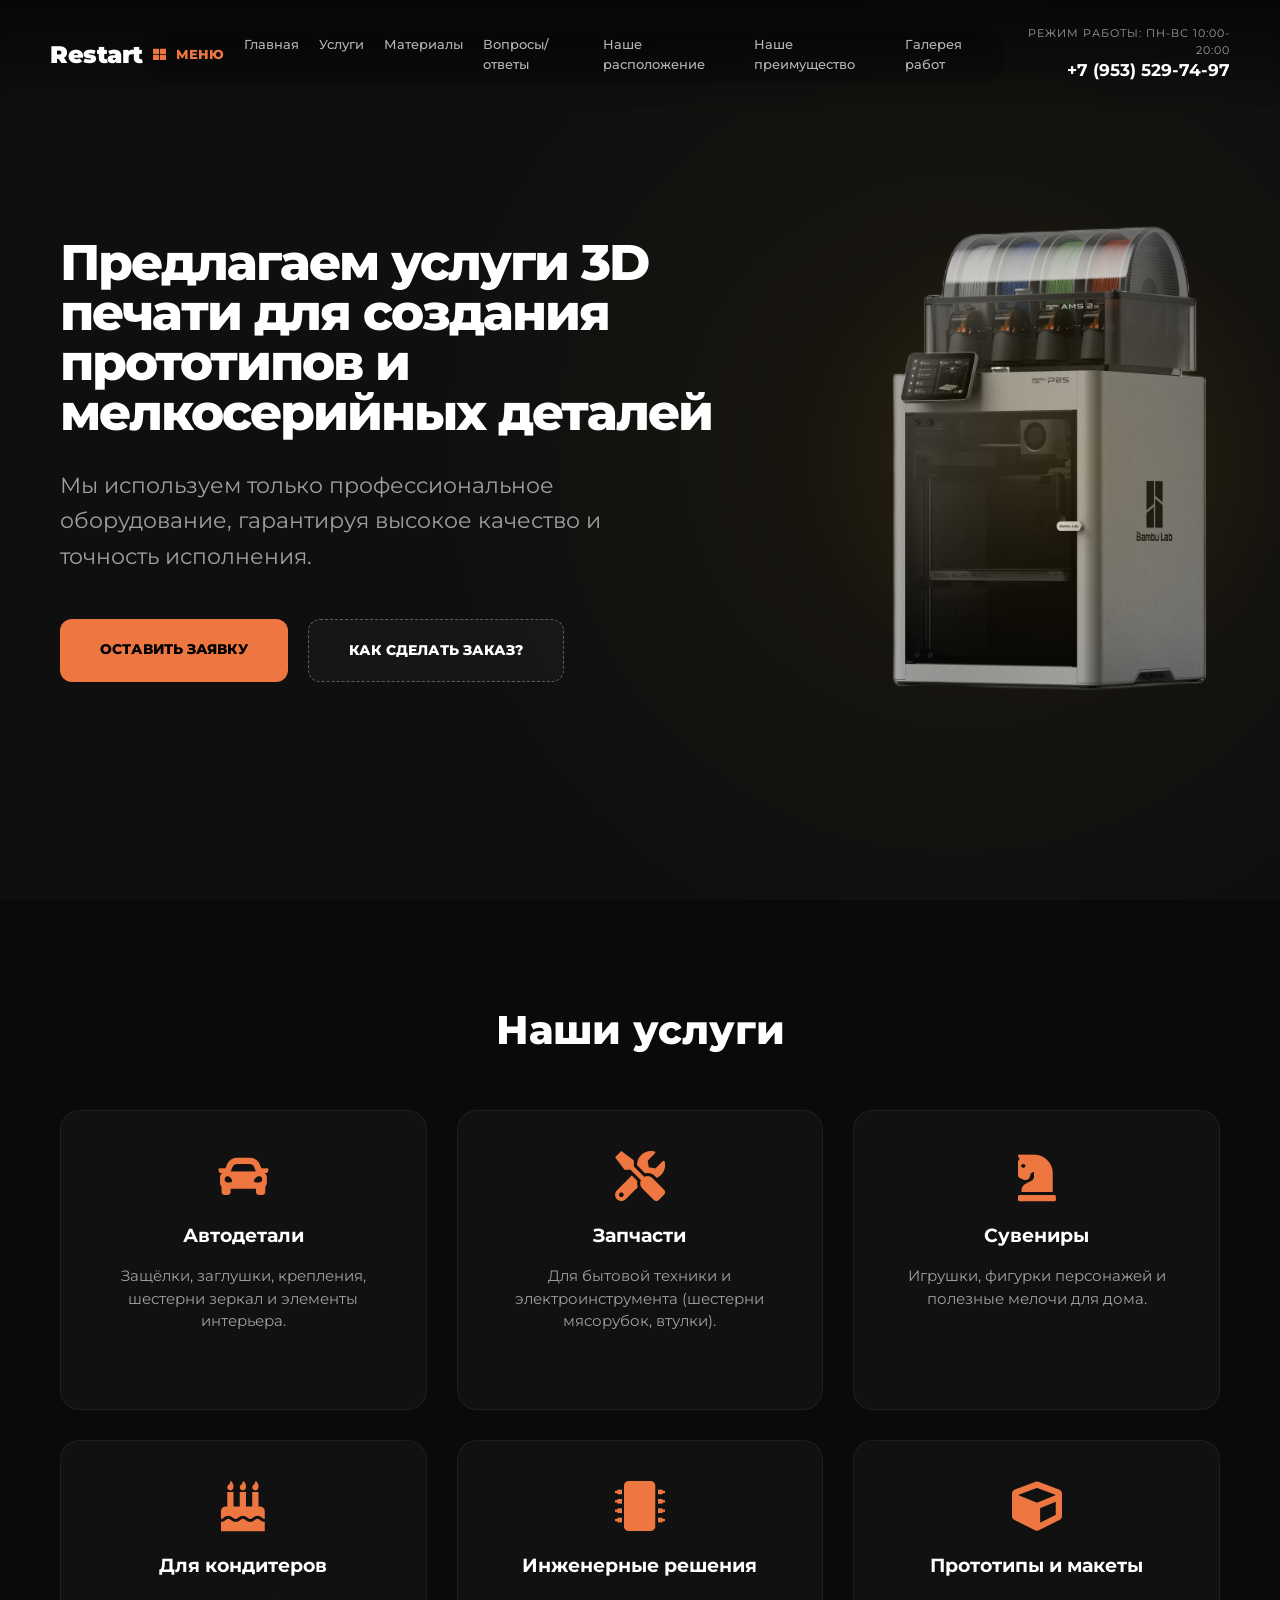
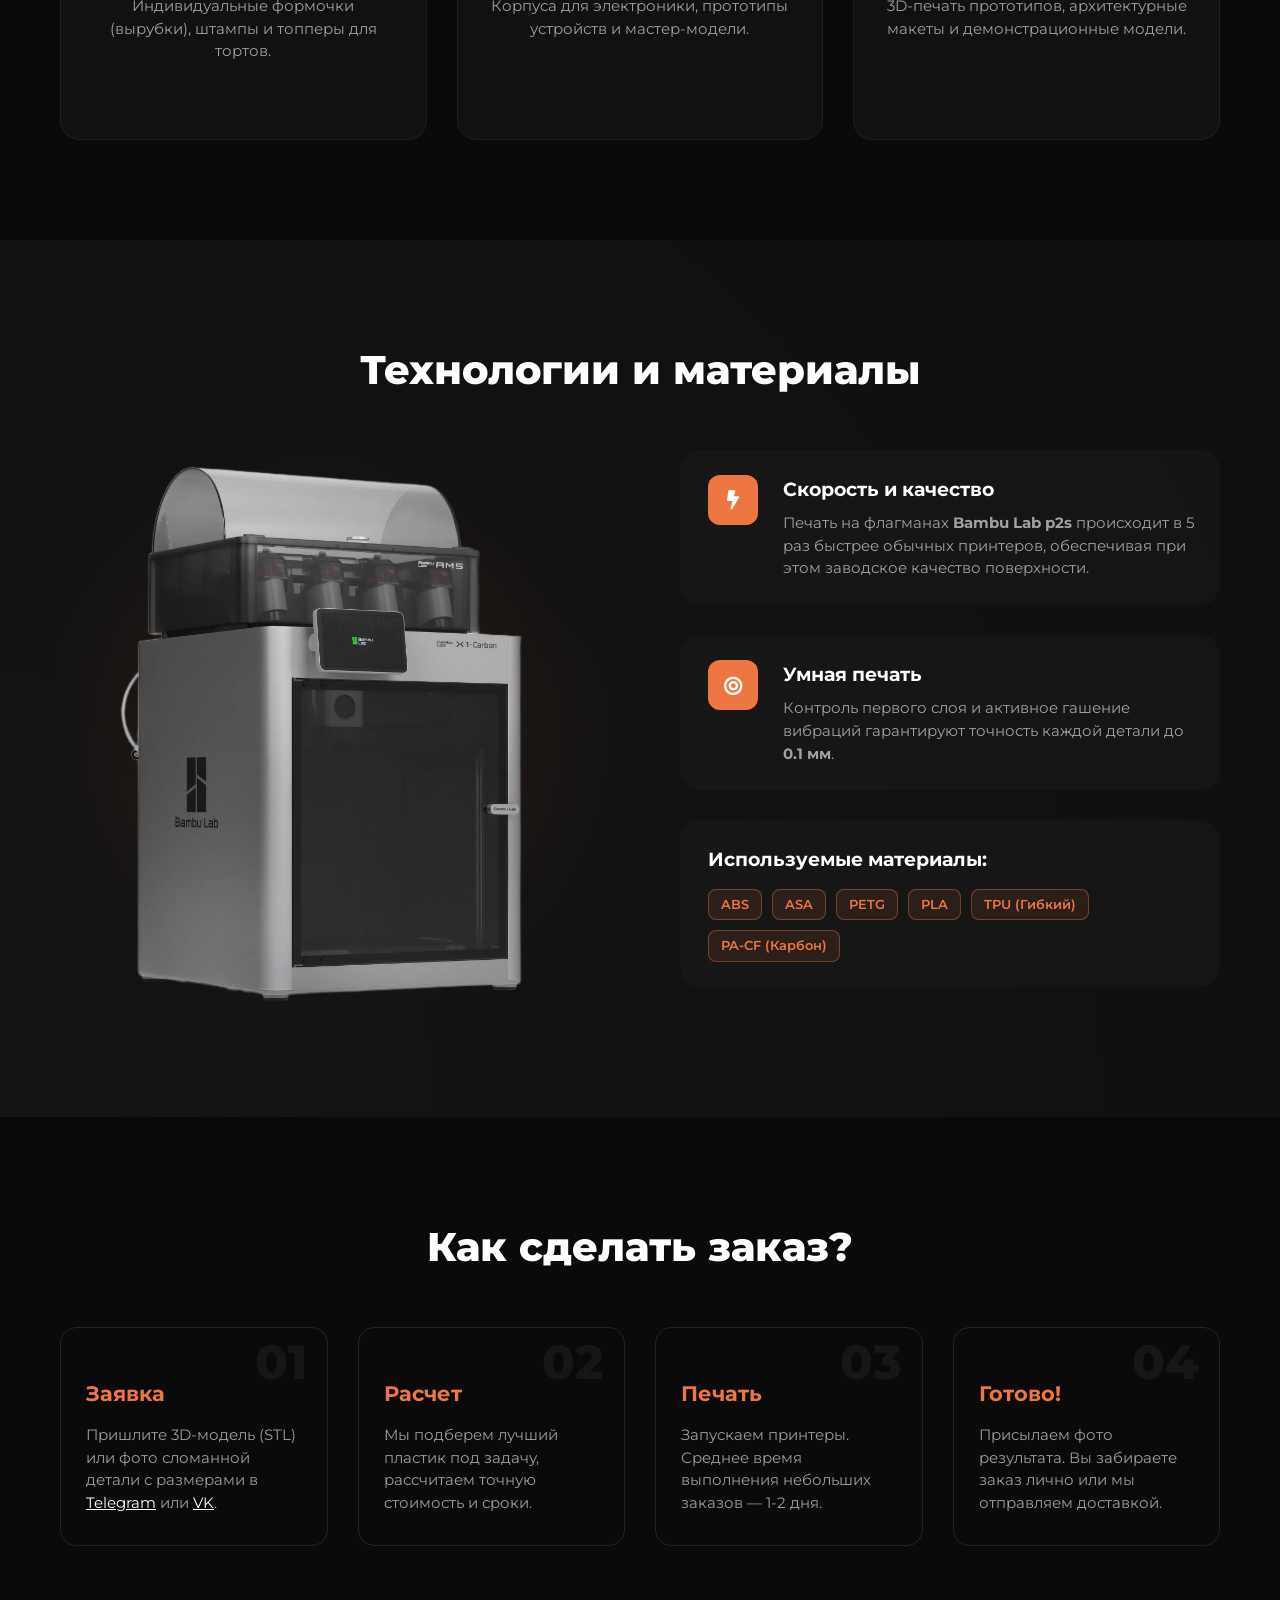
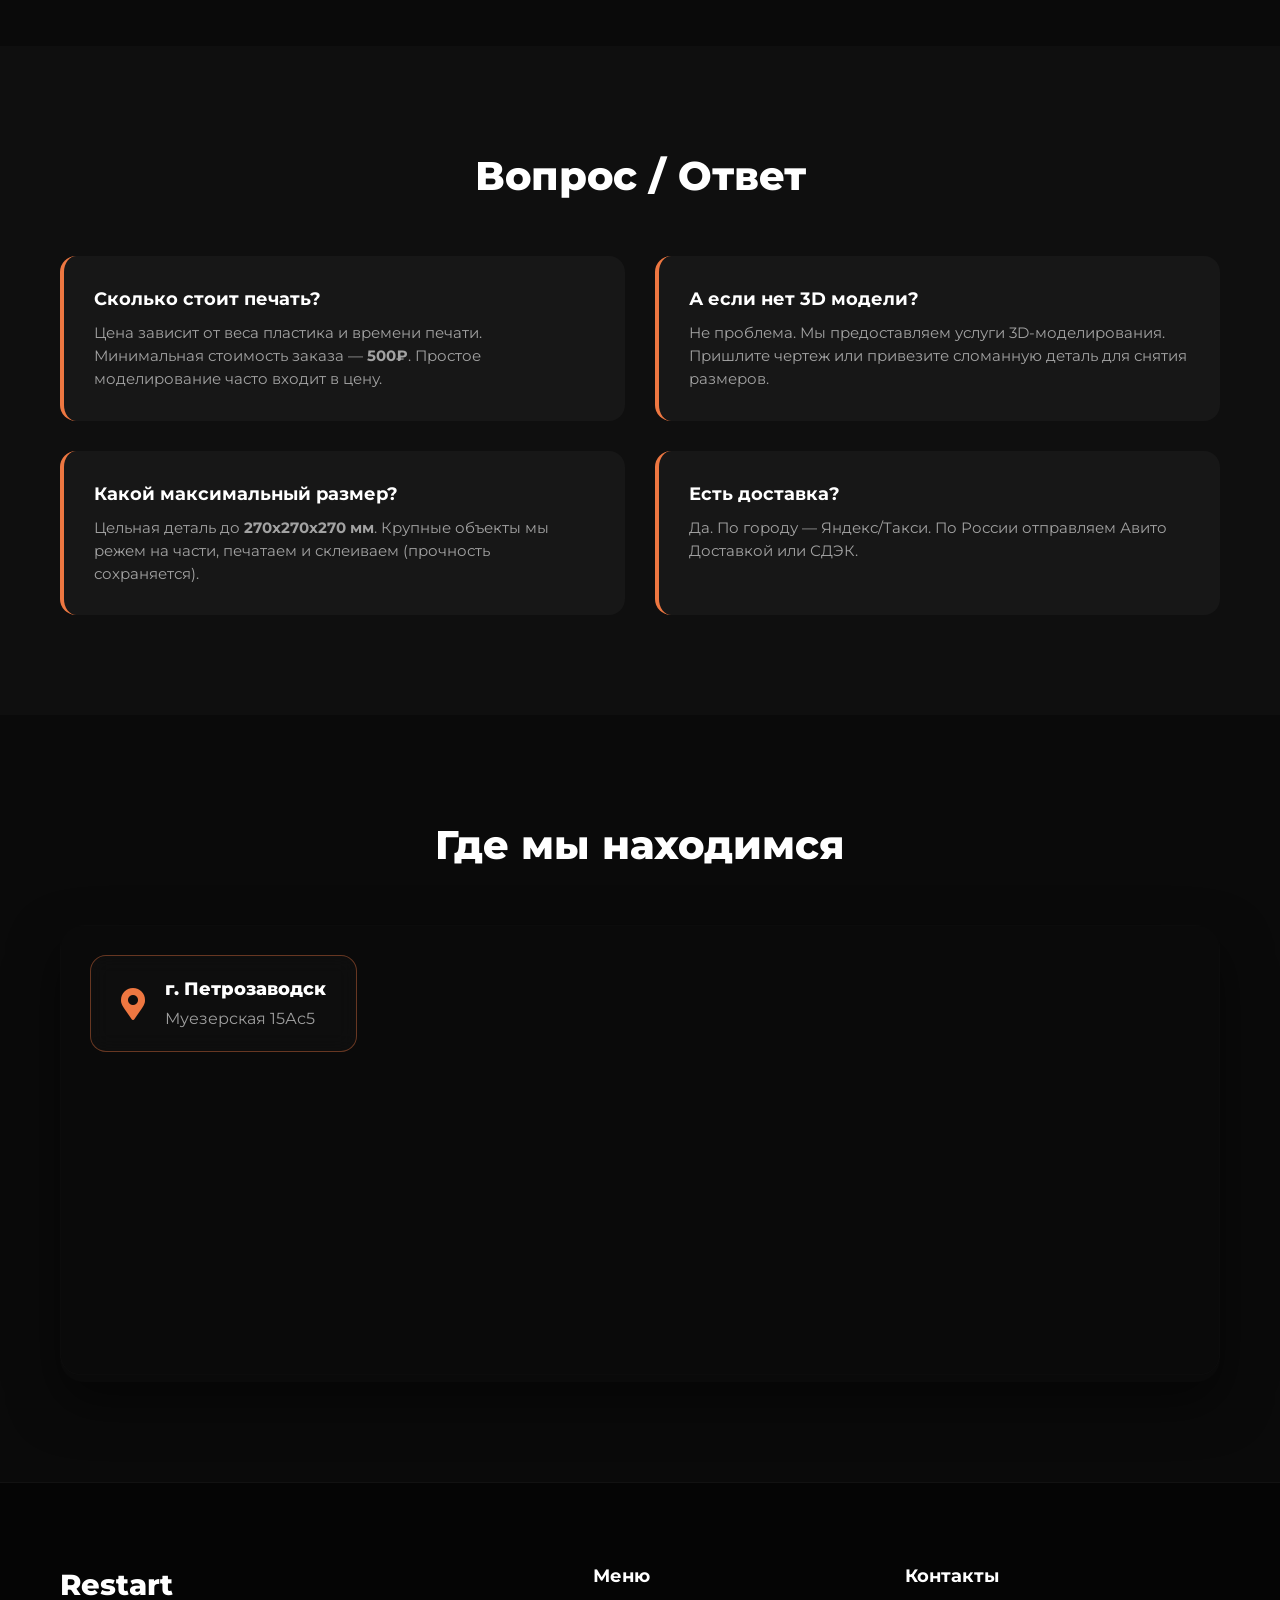
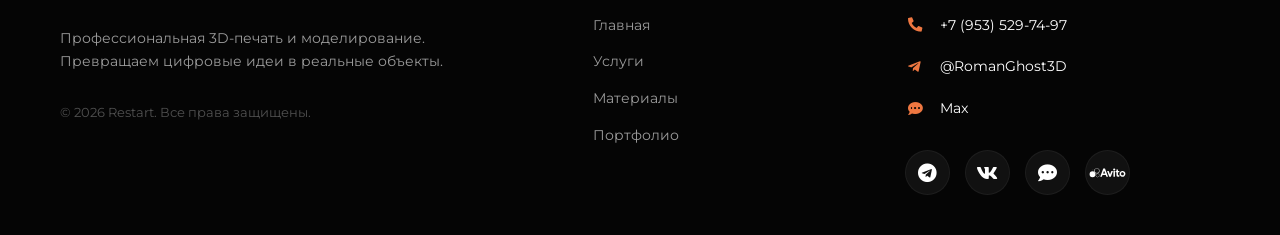
<file: index.html>
<!DOCTYPE html>
<html lang="ru">

<head>
    <meta charset="UTF-8">
    <meta name="yandex-verification" content="b854e69fda412370" />
    <meta name="viewport" content="width=device-width, initial-scale=1.0">
    <meta name="description"
        content="Услуги 3D печати Restart. Изготовление деталей, шестеренок, сувениров. Печать на Bambu Lab.">

    <link rel="stylesheet" href="css/index.css">

    <link rel="stylesheet" href="https://cdnjs.cloudflare.com/ajax/libs/font-awesome/5.15.3/css/all.min.css">
    <link rel="preconnect" href="https://fonts.googleapis.com">
    <link rel="preconnect" href="https://fonts.gstatic.com" crossorigin>
    <link href="https://fonts.googleapis.com/css2?family=Montserrat:ital,wght@0,100..900;1,100..900&display=swap"
        rel="stylesheet">

    <title>Restart | 3D-печать: Технологии, которые стоит знать</title>
</head>

<body>

    <header class="header">
        <div class="logo">Restart</div>

        <nav class="nav-pill">
            <div class="menu-trigger">
                <i class="fas fa-th-large"></i> Меню
            </div>
            <div class="nav-links">
                <a href="index.html">Главная</a>
                <a href="#services">Услуги</a>
                <a href="#advantages">Материалы</a>
                <a href="#question">Вопросы/ответы</a>
                <a href="#location">Наше расположение</a>
                <a href="portfolio.html#advantages">Наше преимущество</a>
                <a href="portfolio.html#galery">Галерея работ</a>
            </div>
        </nav>

        <div class="header-info">
            <span class="work-hours">Режим работы: Пн-Вс 10:00-20:00</span>
            <a href="tel:+79535297497" class="phone-link">+7 (953) 529-74-97</a>
        </div>
    </header>

    <main>
        <section class="hero" id="hero">
            <div class="hero-bg-gradient"></div>
            <div class="container hero-grid">
                <div class="hero-content">
                    <h1 class="hero-title">
                        Предлагаем услуги 3D печати для создания прототипов и мелкосерийных деталей
                    </h1>
                    <p class="hero-subtitle">
                        Мы используем
                        только профессиональное оборудование, гарантируя высокое качество и точность исполнения.
                    </p>
                    <div class="hero-actions">
                        <a href="https://vk.com/ghostprint3d" target="_blank" class="btn btn-filled">Оставить заявку</a>
                        <a href="#zakaz" class="btn btn-dashed">Как сделать заказ?</a>
                    </div>
                </div>
                <div class="hero-visual">
                    <div class="printer-glow"></div>
                    <img class="img_bambo" src="img/bambo.jpg" alt="Bambu Lab p2s" class="printer-main-img">
                </div>
            </div>
        </section>

        <section class="services" id="services">
            <div class="container">
                <h2 class="section-title">Наши услуги</h2>
                <div class="services-grid">
                    <div class="service-card">
                        <i class="fas fa-car"></i>
                        <h3>Автодетали</h3>
                        <p>Защёлки, заглушки, крепления, шестерни зеркал и элементы интерьера.</p>
                    </div>
                    <div class="service-card">
                        <i class="fas fa-tools"></i>
                        <h3>Запчасти</h3>
                        <p>Для бытовой техники и электроинструмента (шестерни мясорубок, втулки).</p>
                    </div>
                    <div class="service-card">
                        <i class="fas fa-chess-knight"></i>
                        <h3>Сувениры</h3>
                        <p>Игрушки, фигурки персонажей и полезные мелочи для дома.</p>
                    </div>
                    <div class="service-card">
                        <i class="fas fa-birthday-cake"></i>
                        <h3>Для кондитеров</h3>
                        <p>Индивидуальные формочки (вырубки), штампы и топперы для тортов.</p>
                    </div>
                    <div class="service-card highlight">
                        <i class="fas fa-microchip"></i>
                        <h3>Инженерные решения</h3>
                        <p>Корпуса для электроники, прототипы устройств и мастер-модели.</p>
                    </div>
                    <div class="service-card">
                        <i class="fas fa-cube"></i>
                        <h3>Прототипы и макеты</h3>
                        <p>3D-печать прототипов, архитектурные макеты и демонстрационные модели.</p>
                    </div>
                </div>
            </div>
        </section>

        <section class="advantages" id="advantages">
            <div class="container">
                <h2 class="section-title">Технологии и материалы</h2>

                <div class="advantages-wrapper">
                    <div class="printer-visual">
                        <div class="printer-card">
                            <img src="img/Bambulap2ps.png" alt="Bambulab p2s" class="printer-img">
                        </div>
                        <div class="glow-sphere"></div>
                    </div>

                    <div class="advantages-content">
                        <div class="adv-item">
                            <div class="adv-icon-box"><i class="fas fa-bolt"></i></div>
                            <div class="adv-text">
                                <h3>Скорость и качество</h3>
                                <p>Печать на флагманах <strong>Bambu Lab p2s</strong> происходит в 5 раз быстрее обычных
                                    принтеров, обеспечивая при этом заводское качество поверхности.</p>
                            </div>
                        </div>

                        <div class="adv-item">
                            <div class="adv-icon-box"><i class="fas fa-bullseye"></i></div>
                            <div class="adv-text">
                                <h3>Умная печать</h3>
                                <p>Контроль первого слоя и активное гашение вибраций гарантируют точность каждой детали
                                    до <strong>0.1 мм</strong>.</p>
                            </div>
                        </div>

                        <div class="adv-item">
                            <div class="adv-text materials-block">
                                <h3>Используемые материалы:</h3>
                                <div class="tags">
                                    <span>ABS</span> <span>ASA</span> <span>PETG</span>
                                    <span>PLA</span> <span>TPU (Гибкий)</span> <span>PA-CF (Карбон)</span>
                                </div>
                            </div>
                        </div>
                    </div>
                </div>
            </div>
        </section>

        <section class="how-it-works" id="zakaz">
            <div class="container">
                <h2 class="section-title">Как сделать заказ?</h2>
                <div class="steps-grid">
                    <div class="step-card">
                        <div class="step-number">01</div>
                        <h3>Заявка</h3>
                        <p>Пришлите 3D-модель (STL) или фото сломанной детали с размерами в <a
                                href="https://t.me/RomanGhost3D">Telegram</a> или <a
                                href="https://vk.com/ghostprint3d">VK</a>.</p>
                    </div>
                    <div class="step-card">
                        <div class="step-number">02</div>
                        <h3>Расчет</h3>
                        <p>Мы подберем лучший пластик под задачу, рассчитаем точную стоимость и сроки.</p>
                    </div>
                    <div class="step-card">
                        <div class="step-number">03</div>
                        <h3>Печать</h3>
                        <p>Запускаем принтеры. Среднее время выполнения небольших заказов — 1-2 дня.</p>
                    </div>
                    <div class="step-card">
                        <div class="step-number">04</div>
                        <h3>Готово!</h3>
                        <p>Присылаем фото результата. Вы забираете заказ лично или мы отправляем доставкой.</p>
                    </div>
                </div>
            </div>
        </section>

        <section class="faq" id="question">
            <div class="container">
                <h2 class="section-title">Вопрос / Ответ</h2>
                <div class="faq-grid">
                    <div class="faq-item">
                        <h3>Сколько стоит печать?</h3>
                        <p>Цена зависит от веса пластика и времени печати. Минимальная стоимость заказа —
                            <strong>500₽</strong>. Простое моделирование часто входит в цену.
                        </p>
                    </div>
                    <div class="faq-item">
                        <h3>А если нет 3D модели?</h3>
                        <p>Не проблема. Мы предоставляем услуги 3D-моделирования. Пришлите чертеж или привезите
                            сломанную деталь для снятия размеров.</p>
                    </div>
                    <div class="faq-item">
                        <h3>Какой максимальный размер?</h3>
                        <p>Цельная деталь до <strong>270х270х270 мм</strong>. Крупные объекты мы режем на части,
                            печатаем и склеиваем (прочность сохраняется).</p>
                    </div>
                    <div class="faq-item">
                        <h3>Есть доставка?</h3>
                        <p>Да. По городу — Яндекс/Такси. По России отправляем Авито Доставкой
                            или СДЭК.</p>
                    </div>
                </div>
            </div>
        </section>



        <section class="location" id="location">
            <div class="container">
                <h2 class="section-title">Где мы находимся</h2>
                <div class="map-wrapper">
                    <iframe
                        src="https://yandex.ru/map-widget/v1/?ll=34.354178%2C61.768641&mode=search&ol=geo&ouri=ymapsbm1%3A%2F%2Fgeo%3Fdata%3DCgg1NjY2NTM5NBIy0KDQvtGB0YHQuNGPLCDQmtCw0YDQtdC70LjRjywg0J_QtdGC0YDQvtC30LDQstC90LTRgdC6LCDQnNGD0LXQt9C10YDRgdC60LDRjyDRg9C70LjRhtCwLCAxNdCw0YE1IgoNMi9XQhX5YVpC&z=17&text=Петрозаводск, Муезерская улица, 15Ас5"
                        width="100%" height="450" frameborder="0" allowfullscreen="true"
                        style="position:relative; border-radius: 20px; border: 1px solid rgba(255, 255, 255, 0.1);">
                    </iframe>

                    <div class="address-card">
                        <i class="fas fa-map-marker-alt"></i>
                        <div class="address-text">
                            <p>г. Петрозаводск</p>
                            <p>Муезерская 15Ас5</p>
                        </div>
                    </div>
                </div>
            </div>
        </section>

    </main>

    <footer class="footer">
        <div class="container">
            <div class="footer-grid">
                <div class="footer-brand">
                    <h2 class="footer-logo">Restart</h2>
                    <p class="footer-desc">
                        Профессиональная 3D-печать и моделирование.
                        Превращаем цифровые идеи в реальные объекты.
                    </p>
                    <div class="footer-copyright">
                        &copy; 2026 Restart. Все права защищены.
                    </div>
                </div>

                <div class="footer-nav">
                    <h3>Меню</h3>
                    <ul>
                        <li><a href="index.html">Главная</a></li>
                        <li><a href="index.html#services">Услуги</a></li>
                        <li><a href="index.html#advantages">Материалы</a></li>
                        <li><a href="#galery">Портфолио</a></li>
                    </ul>
                </div>

                <div class="footer-contacts">
                    <h3>Контакты</h3>
                    <div class="contact-item">
                        <i class="fas fa-phone-alt"></i>
                        <a href="tel:+79535297497">+7 (953) 529-74-97</a>
                    </div>
                    <div class="contact-item">
                        <i class="fab fa-telegram-plane"></i>
                        <a href="https://t.me/RomanGhost3D" target="_blank">@RomanGhost3D</a>
                    </div>
                    <div class="contact-item">
                        <i class="fas fa-comment-dots"></i>
                        <a href="https://max.ru/u/f9LHodD0cOK1kjtUmTdmoeKmsc0-sYggCa2z7P0xdzfx4uzA2nLvXPMcGVQ"
                            target="_blank">Max</a>
                    </div>

                    <div class="footer-socials">
                        <a href="https://t.me/RomanGhost3D" target="_blank"><i class="fab fa-telegram"></i></a>
                        <a href="https://vk.com/ghostprint3d" target="_blank"><i class="fab fa-vk"></i></a>
                        <a href="https://max.ru/u/f9LHodD0cOK1kjtUmTdmoeKmsc0-sYggCa2z7P0xdzfx4uzA2nLvXPMcGVQ"
                            target="_blank"><i class="fas fa-comment-dots"></i></a>
                        <a class="social1"
                            href="https://www.avito.ru/petrozavodsk/predlozheniya_uslug/3d_pechat_na_fdm_printere_3226947108"
                            target="_blank" title="Мы на Авито">
                            <span class="cbi--avito"></span>
                        </a>
                    </div>
                </div>
            </div>
        </div>
    </footer>

</body>

</html>
</file>
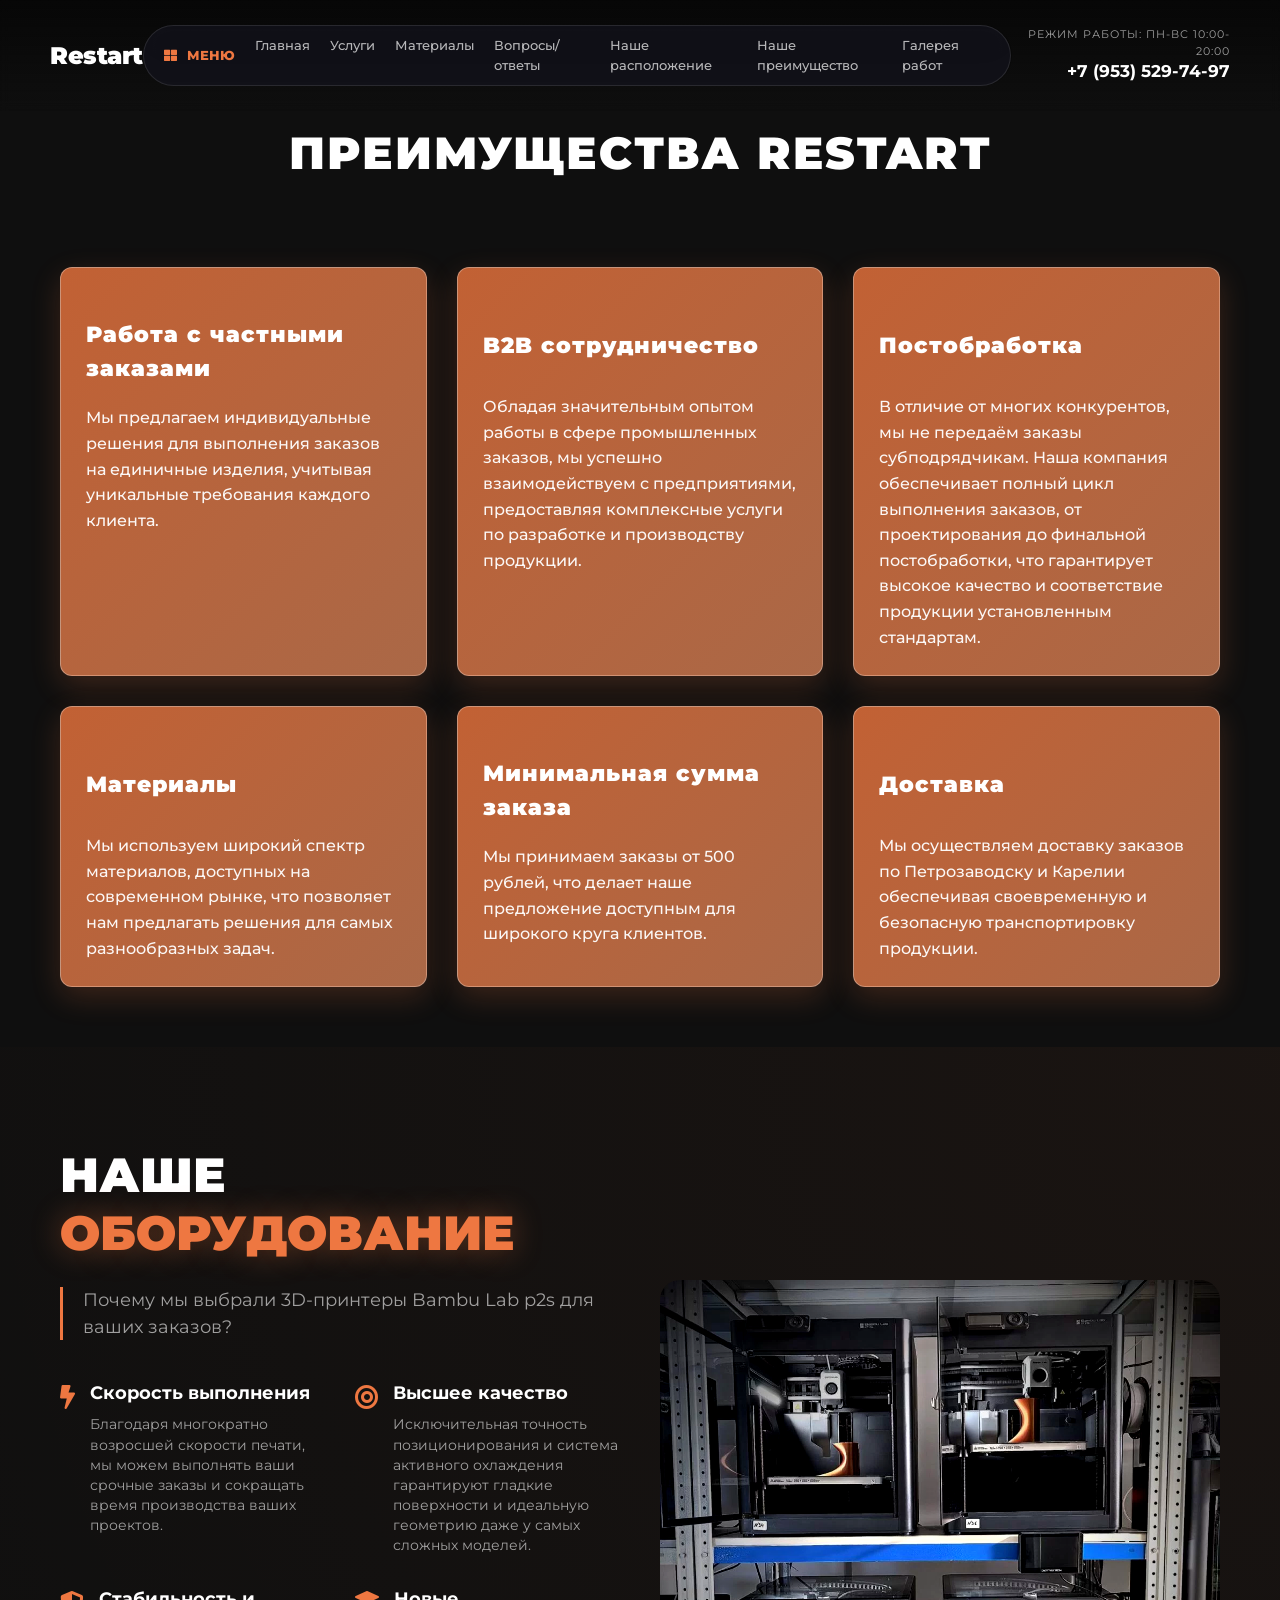
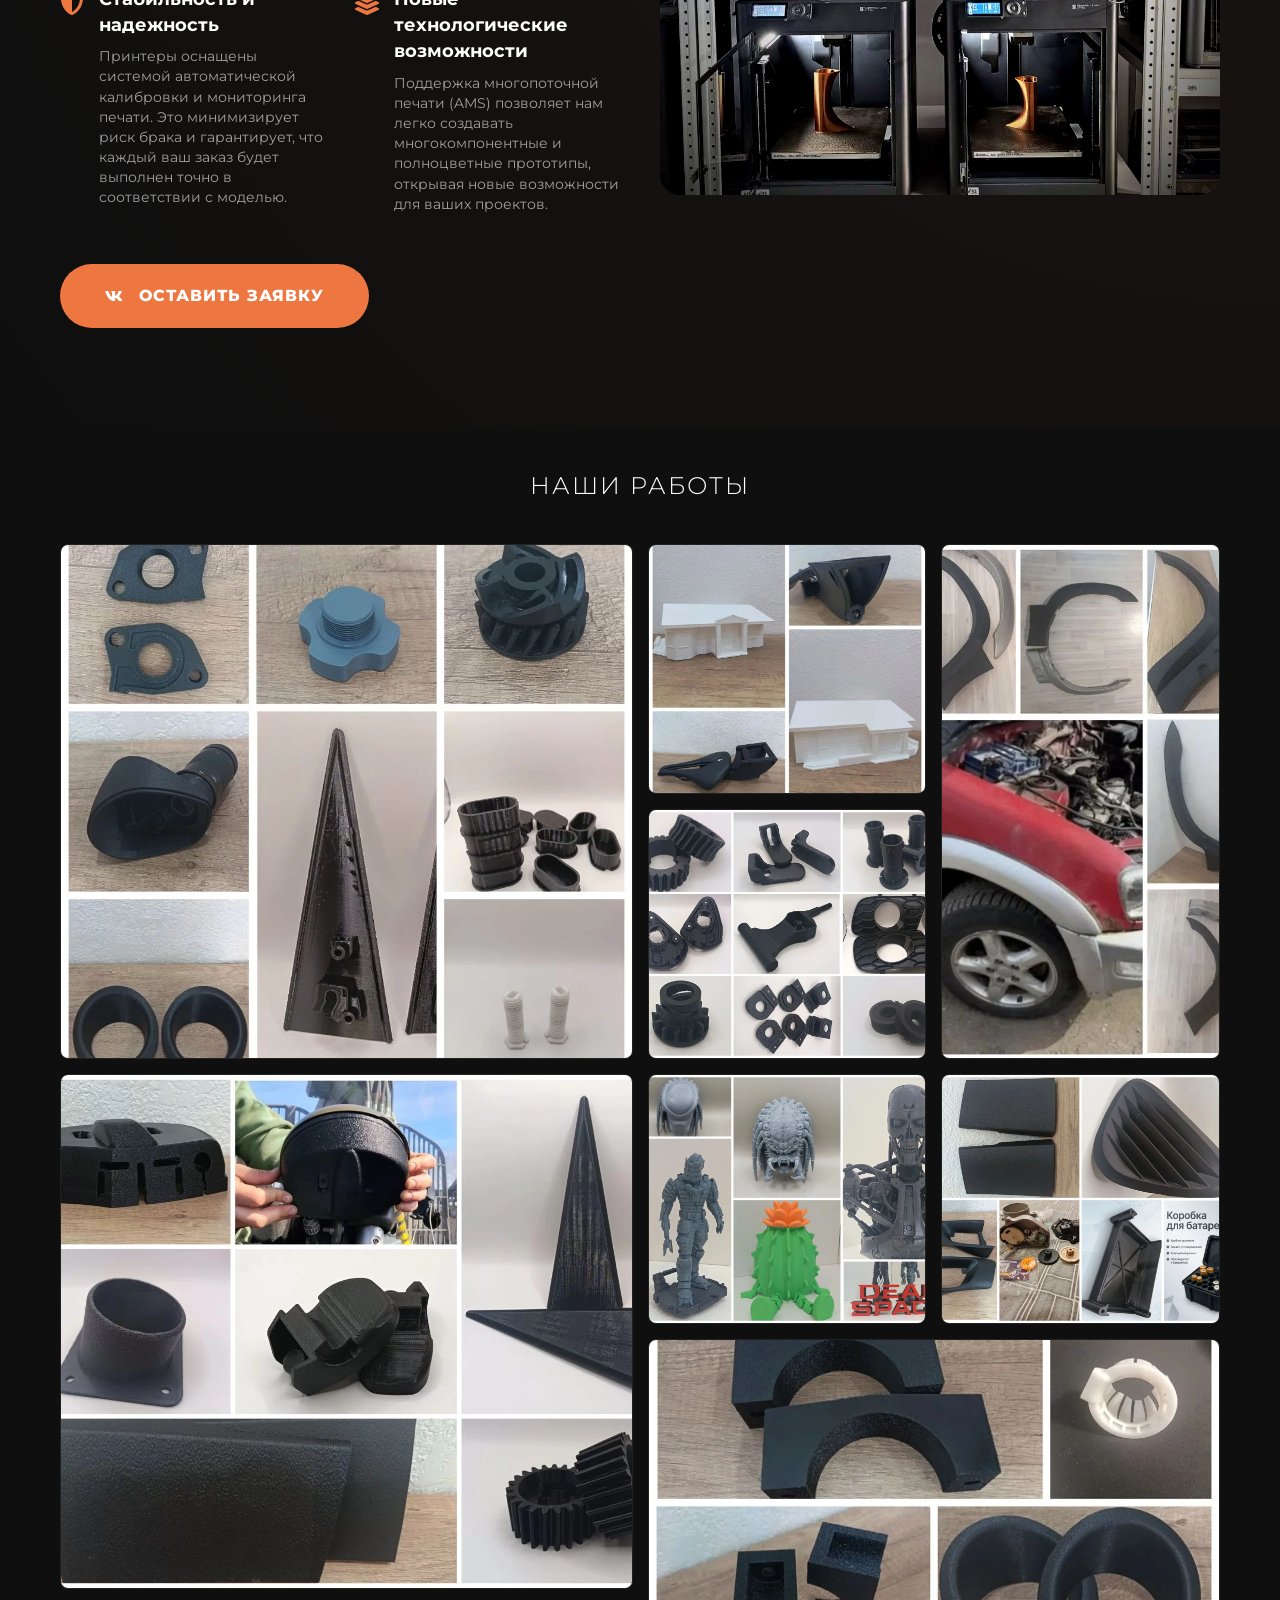
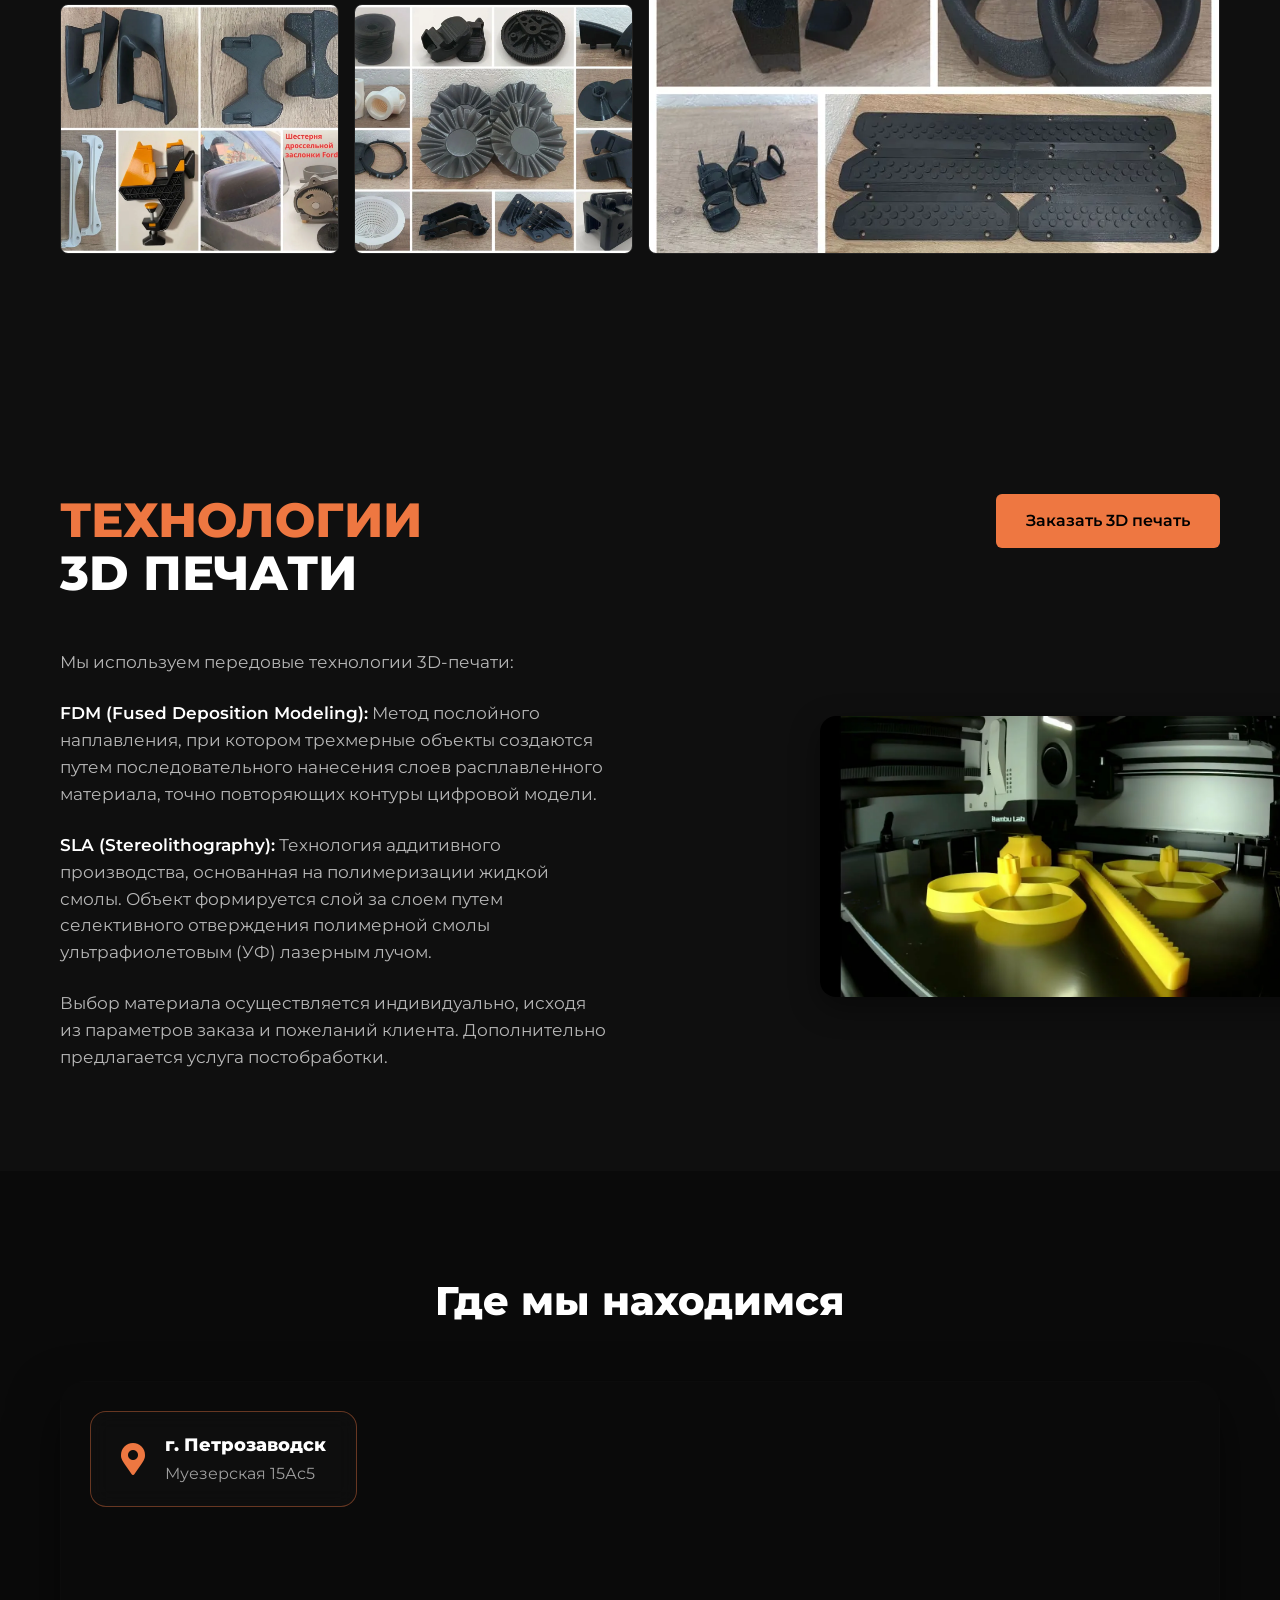
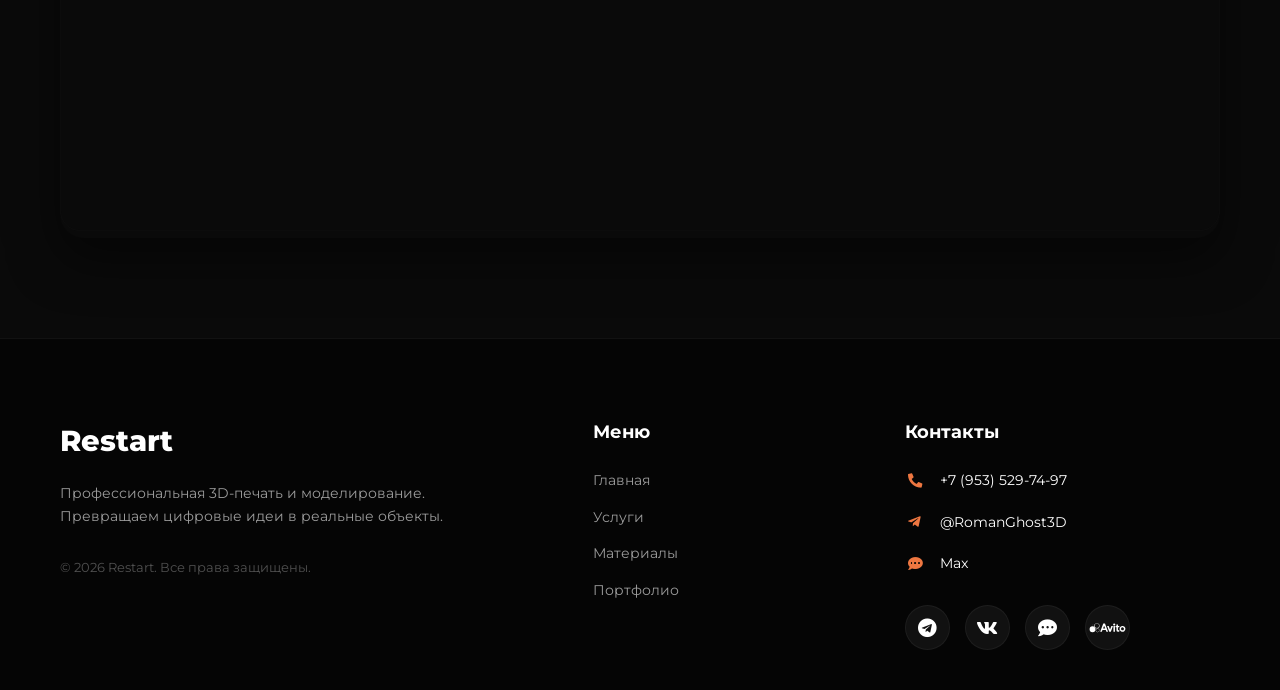
<file: portfolio.html>
<!DOCTYPE html>
<html lang="ru">

<head>
    <meta charset="UTF-8">
    <meta name="viewport" content="width=device-width, initial-scale=1.0">
    <meta name="description"
        content="Услуги 3D печати Restart. Изготовление деталей, шестеренок, сувениров. Печать на Bambu Lab.">

    <link rel="stylesheet" href="css/portfolio.css">

    <link rel="stylesheet" href="https://cdnjs.cloudflare.com/ajax/libs/font-awesome/5.15.3/css/all.min.css">
    <link rel="preconnect" href="https://fonts.googleapis.com">
    <link rel="preconnect" href="https://fonts.gstatic.com" crossorigin>
    <link href="https://fonts.googleapis.com/css2?family=Montserrat:ital,wght@0,100..900;1,100..900&display=swap"
        rel="stylesheet">

    <title>Restart | Услуги 3D-Печати</title>
</head>

<body>

    <header class="header">
        <div class="logo">Restart</div>

        <nav class="nav-pill">
            <div class="menu-trigger">
                <i class="fas fa-th-large"></i> Меню
            </div>
            <div class="nav-links">
                <a href="index.html">Главная</a>
                <a href="index.html#services">Услуги</a>
                <a href="index.html#advantages">Материалы</a>
                <a href="index.html#question">Вопросы/ответы</a>
                <a href="index.html#location">Наше расположение</a>
                <a href="#advantages">Наше преимущество</a>
                <a href="#galery">Галерея работ</a>
            </div>
        </nav>

        <div class="header-info">
            <span class="work-hours">Режим работы: Пн-Вс 10:00-20:00</span>
            <a href="tel:+79535297497" class="phone-link">+7 (953) 529-74-97</a>
        </div>
    </header>

    <main>
        <section class="blueprint-section" id="advantages">
            <div class="container">
                <div class="bp-header">
                    <h2 class="bp-main-title">ПРЕИМУЩЕСТВА Restart</h2>
                </div>

                <div class="bp-grid">
                    <div class="bp-node">
                        <h3 class="bp-node-title">Работа с частными заказами</h3>
                        <div>
                            <p class="bp-node-text">Мы предлагаем индивидуальные решения для выполнения заказов на
                                единичные
                                изделия, учитывая уникальные требования каждого клиента.</p>
                        </div>
                    </div>

                    <div class="bp-node">
                        <h3 class="bp-node-title">B2B сотрудничество</h3>
                        <p class="bp-node-text">Обладая значительным опытом работы в сфере промышленных заказов, мы
                            успешно взаимодействуем с предприятиями, предоставляя комплексные услуги по разработке и
                            производству продукции.</p>
                    </div>

                    <div class="bp-node">
                        <h3 class="bp-node-title">Постобработка</h3>
                        <p class="bp-node-text">В отличие от многих конкурентов, мы не передаём заказы субподрядчикам.
                            Наша компания обеспечивает полный цикл выполнения заказов, от проектирования до финальной
                            постобработки, что гарантирует высокое качество и соответствие продукции установленным
                            стандартам.</p>
                    </div>

                    <div class="bp-node">
                        <h3 class="bp-node-title">Материалы</h3>
                        <p class="bp-node-text">Мы используем широкий спектр материалов, доступных на современном рынке,
                            что позволяет нам предлагать решения для самых разнообразных задач.</p>
                    </div>

                    <div class="bp-node">
                        <h3 class="bp-node-title">Минимальная сумма заказа</h3>
                        <p class="bp-node-text">Мы принимаем заказы от 500 рублей, что делает наше предложение доступным
                            для широкого круга клиентов.</p>
                    </div>

                    <div class="bp-node">
                        <h3 class="bp-node-title">Доставка</h3>
                        <p class="bp-node-text">Мы осуществляем доставку заказов по Петрозаводску и Карелии обеспечивая
                            своевременную и безопасную транспортировку продукции.</p>
                    </div>
                </div>
            </div>
        </section>

        <section class="equipment-section">
            <div class="container">
                <div class="equipment-layout">
                    <div class="equipment-content">
                        <h2 class="equipment-title">НАШЕ <span>ОБОРУДОВАНИЕ</span></h2>
                        <p class="equipment-lead">Почему мы выбрали 3D-принтеры Bambu Lab p2s для ваших заказов?</p>

                        <div class="features-list">
                            <div class="feature-item">
                                <div class="feature-icon"><i class="fas fa-bolt"></i></div>
                                <div class="feature-text">
                                    <h4>Скорость выполнения</h4>
                                    <p>Благодаря многократно возросшей скорости печати, мы можем выполнять ваши срочные
                                        заказы и сокращать время производства ваших проектов.</p>
                                </div>
                            </div>
                            <div class="feature-item">
                                <div class="feature-icon"><i class="fas fa-bullseye"></i></div>
                                <div class="feature-text">
                                    <h4>Высшее качество</h4>
                                    <p>Исключительная точность позиционирования и система активного охлаждения
                                        гарантируют гладкие поверхности и идеальную геометрию даже у самых сложных
                                        моделей.</p>
                                </div>
                            </div>
                            <div class="feature-item">
                                <div class="feature-icon"><i class="fas fa-shield-alt"></i></div>
                                <div class="feature-text">
                                    <h4>Стабильность и надежность</h4>
                                    <p> Принтеры оснащены системой автоматической калибровки и мониторинга печати. Это
                                        минимизирует риск брака и гарантирует, что каждый ваш заказ будет выполнен точно
                                        в соответствии с моделью.</p>
                                </div>
                            </div>
                            <div class="feature-item">
                                <div class="feature-icon"><i class="fas fa-layer-group"></i></div>
                                <div class="feature-text">
                                    <h4>Новые технологические возможности</h4>
                                    <p>Поддержка многопоточной печати (AMS) позволяет нам легко создавать
                                        многокомпонентные и полноцветные прототипы, открывая новые возможности для ваших
                                        проектов.</p>
                                </div>
                            </div>
                        </div>

                        <a href="https://vk.com/ghostprint3d" class="cta-button">
                            <span class="btn-glow"></span>
                            <i class="fab fab fa-vk"></i> ОСТАВИТЬ ЗАЯВКУ
                        </a>
                    </div>

                    <div class="equipment-visual">
                        <div class="visual-wrapper">
                            <img src="img/bamb.jpg" alt="Bambu Lab P2S" class="farm-image">
                        </div>
                    </div>
                </div>
            </div>
        </section>

        <section class="section-galery" id="galery">
            <div class="container">
                <h1 style="text-align: center; margin-bottom: 40px; font-weight: 300; letter-spacing: 2px;">НАШИ РАБОТЫ
                </h1>
                <div class="div_img">
                    <img class="img-item img1" src="img/c1.jpg" alt="Работа 1">
                    <img class="img-item img2" src="img/c2.jpg" alt="Работа 2">
                    <img class="img-item img8" src="img/c7.jpg" alt="Работа 8">
                    <img class="img-item img4" src="img/c4.jpg" alt="Работа 4">
                    <img class="img-item img48" src="img/c5.jpg" alt="Работа 26">
                    <img class="img-item img7" src="img/c6.jpg" alt="Работа 7">
                    <img class="img-item img3" src="img/c3.jpg" alt="Работа 3">
                    <img class="img-item img16" src="img/c8.jpg" alt="Работа 9">
                    <img class="img-item img17" src="img/c9.jpg" alt="Работа 10">
                    <img class="img-item img10" src="img/c10.jpg" alt="Работа 11">


                </div>
            </div>
        </section>


        <section class="technologies-section" id="technologies">
            <div class="container">
                <div class="tech-header">
                    <h2 class="tech-title">
                        <span class="tech-accent">ТЕХНОЛОГИИ</span><br>
                        3D ПЕЧАТИ
                    </h2>
                    <a href="https://vk.com/ghostprint3d" class="tech-order-btn">Заказать 3D печать</a>
                </div>

                <div class="tech-layout">
                    <div class="tech-content">
                        <p>Мы используем передовые технологии 3D-печати:</p>
                        <br>
                        <p><strong>FDM (Fused Deposition Modeling):</strong> Метод послойного наплавления, при котором
                            трехмерные объекты создаются путем последовательного нанесения слоев расплавленного
                            материала, точно повторяющих контуры цифровой модели.</p>
                        <br>
                        <p><strong>SLA (Stereolithography):</strong> Технология аддитивного производства, основанная на
                            полимеризации жидкой смолы. Объект формируется слой за слоем путем селективного отверждения
                            полимерной смолы ультрафиолетовым (УФ) лазерным лучом.</p>
                        <br>
                        <p>Выбор материала осуществляется индивидуально, исходя из параметров заказа и пожеланий
                            клиента. Дополнительно предлагается услуга постобработки.</p>
                    </div>

                    <div class="tech-visual">
                        <img src="img/21.jpg" alt="Процесс 3D печати SLA и FDM" class="tech-image">
                    </div>
                </div>
            </div>
        </section>

        <section class="location" id="location">
            <div class="container">
                <h2 class="section-title">Где мы находимся</h2>
                <div class="map-wrapper">
                    <iframe
                        src="https://yandex.ru/map-widget/v1/?ll=34.354178%2C61.768641&mode=search&ol=geo&ouri=ymapsbm1%3A%2F%2Fgeo%3Fdata%3DCgg1NjY2NTM5NBIy0KDQvtGB0YHQuNGPLCDQmtCw0YDQtdC70LjRjywg0J_QtdGC0YDQvtC30LDQstC90LTRgdC6LCDQnNGD0LXQt9C10YDRgdC60LDRjyDRg9C70LjRhtCwLCAxNdCw0YE1IgoNMi9XQhX5YVpC&z=17&text=Петрозаводск, Муезерская улица, 15Ас5"
                        width="100%" height="450" frameborder="0" allowfullscreen="true"
                        style="position:relative; border-radius: 20px; border: 1px solid rgba(255, 255, 255, 0.1);">
                    </iframe>

                    <div class="address-card">
                        <i class="fas fa-map-marker-alt"></i>
                        <div class="address-text">
                            <p>г. Петрозаводск</p>
                            <p>Муезерская 15Ас5</p>
                        </div>
                    </div>
                </div>
            </div>
        </section>



    </main>

    <div id="image-modal" class="modal">
        <span class="close-modal">&times;</span>
        <img class="modal-content" id="full-image">
    </div>

    <footer class="footer">
        <div class="container">
            <div class="footer-grid">
                <div class="footer-brand">
                    <h2 class="footer-logo">Restart</h2>
                    <p class="footer-desc">
                        Профессиональная 3D-печать и моделирование.
                        Превращаем цифровые идеи в реальные объекты.
                    </p>
                    <div class="footer-copyright">
                        &copy; 2026 Restart. Все права защищены.
                    </div>
                </div>

                <div class="footer-nav">
                    <h3>Меню</h3>
                    <ul>
                        <li><a href="index.html">Главная</a></li>
                        <li><a href="index.html#services">Услуги</a></li>
                        <li><a href="index.html#advantages">Материалы</a></li>
                        <li><a href="#galery">Портфолио</a></li>
                    </ul>
                </div>

                <div class="footer-contacts">
                    <h3>Контакты</h3>
                    <div class="contact-item">
                        <i class="fas fa-phone-alt"></i>
                        <a href="tel:+79535297497">+7 (953) 529-74-97</a>
                    </div>
                    <div class="contact-item">
                        <i class="fab fa-telegram-plane"></i>
                        <a href="https://t.me/RomanGhost3D" target="_blank">@RomanGhost3D</a>
                    </div>
                    <div class="contact-item">
                        <i class="fas fa-comment-dots"></i>
                        <a href="https://max.ru/u/f9LHodD0cOK1kjtUmTdmoeKmsc0-sYggCa2z7P0xdzfx4uzA2nLvXPMcGVQ"
                            target="_blank">Max</a>
                    </div>

                    <div class="footer-socials">
                        <a href="https://t.me/RomanGhost3D" target="_blank"><i class="fab fa-telegram"></i></a>
                        <a href="https://vk.com/ghostprint3d" target="_blank"><i class="fab fa-vk"></i></a>
                        <a href="https://max.ru/u/f9LHodD0cOK1kjtUmTdmoeKmsc0-sYggCa2z7P0xdzfx4uzA2nLvXPMcGVQ"
                            target="_blank"><i class="fas fa-comment-dots"></i></a>
                        <a class="social1"
                            href="https://www.avito.ru/petrozavodsk/predlozheniya_uslug/3d_pechat_na_fdm_printere_3226947108"
                            target="_blank" title="Мы на Авито">
                            <span class="cbi--avito"></span>
                        </a>
                    </div>
                </div>
            </div>
        </div>
    </footer>

    <script>
        // Модальное окно
        const modal = document.getElementById("image-modal");
        const modalImg = document.getElementById("full-image");
        const closeBtn = document.querySelector(".close-modal");

        document.querySelectorAll(".img-item").forEach(image => {
            image.onclick = function () {
                modalImg.src = this.src;
                modal.classList.add("active");
                document.body.style.overflow = "hidden";
            }
        });

        function closeModal() {
            modal.classList.remove("active");
            document.body.style.overflow = "auto";
        }

        closeBtn.onclick = closeModal;
        modal.onclick = function (e) {
            if (e.target !== modalImg) closeModal();
        }
        document.addEventListener('keydown', (e) => {
            if (e.key === "Escape") closeModal();
        });
    </script>
</body>

</html>
</file>
<file: css/index.css>
/* --- VARIABLES & RESET --- */
:root {
    --primary: rgb(238, 119, 65);
    --primary-glow: rgba(238, 119, 65, 0.4);
    --bg: #0f0f0f;
    --card-bg: rgba(255, 255, 255, 0.03);
    --text: #ffffff;
    --text-dim: rgba(255, 255, 255, 0.6);
    --transition: all 0.4s cubic-bezier(0.165, 0.84, 0.44, 1);
}

* {
    margin: 0;
    padding: 0;
    box-sizing: border-box;
    scroll-behavior: smooth;
}

body {
    background-color: var(--bg);
    color: var(--text);
    font-family: 'Montserrat', sans-serif;
    line-height: 1.5;
    overflow-x: hidden;

}

.container {
    max-width: 1200px;
    margin: 0 auto;
    padding: 0 20px;
}


/* --- ШАПКА (HEADER) --- */
.header {
    display: flex;
    justify-content: space-between;
    align-items: center;
    padding: 25px 50px;
    position: fixed;
    width: 100%;
    top: 0;
    z-index: 1000;
    background: linear-gradient(to bottom, rgba(5, 5, 5, 0.8), transparent);
    backdrop-filter: blur(5px);
}

.logo {
    font-size: 24px;
    font-weight: 900;
    letter-spacing: -0.5px;
    color: #fff;
}

.logo span {
    color: var(--primary);
}

/* Стеклянная панель навигации */
.nav-pill {
    background: var(--glass);
    backdrop-filter: blur(15px);
    border: 1px solid var(--glass-border);
    padding: 10px 10px;
    border-radius: 50px;
    display: flex;
    align-items: center;
    gap: 20px;
}

.menu-trigger {
    font-weight: 800;
    font-size: 13px;
    text-transform: uppercase;
    display: flex;
    align-items: center;
    gap: 10px;
    color: var(--primary);
    cursor: pointer;
}

.nav-links {
    display: flex;
    gap: 20px;
}

.nav-links a {
    color: #fff;
    text-decoration: none;
    font-size: 13px;
    font-weight: 500;
    opacity: 0.7;
    transition: var(--transition);
}

.nav-links a:hover {
    opacity: 1;
    color: var(--primary);
}

.header-info {
    text-align: right;
}

.work-hours {
    display: block;
    font-size: 11px;
    color: var(--text-dim);
    text-transform: uppercase;
    letter-spacing: 1px;
}

.phone-link {
    color: #fff;
    text-decoration: none;
    font-weight: 700;
    font-size: 17px;
}


/* --- ГЛАВНЫЙ ЭКРАН (HERO) --- */
.hero {
    height: 100vh;
    min-height: 850px;
    display: flex;
    align-items: center;
    position: relative;
    padding-top: 20px;
}

.hero-bg-gradient {
    position: absolute;
    inset: 0;
    background: radial-gradient(circle at 75% 50%, rgba(255, 180, 0, 0.05) 0%, transparent 50%);
    z-index: -1;
}

.hero-grid {
    display: grid;
    grid-template-columns: 1.2fr 0.8fr;
    align-items: center;
}

.img_bambo {
    width: 650px;
    height: 700px;
}

.hero-title {
    font-size: 50px;
    font-weight: 800;
    line-height: 1.0;
    width: 670px;
    margin-bottom: 30px;
    letter-spacing: -2px;
}

.hero-subtitle {
    font-size: 22px;
    color: var(--text-dim);
    max-width: 550px;
    margin-bottom: 45px;
    line-height: 1.6;
}

.hero-actions {
    display: flex;
    gap: 20px;
}

/* --- КНОПКИ --- */
.btn {
    padding: 20px 40px;
    border-radius: 12px;
    text-decoration: none;
    font-weight: 800;
    font-size: 14px;
    text-transform: uppercase;
    transition: var(--transition);
}

.btn-filled {
    background-color: var(--primary);
    color: #000;
}

.btn-filled:hover {
    transform: translateY(-5px);
    box-shadow: 0 15px 30px rgba(255, 180, 0, 0.2);
}

.btn-dashed {
    border: 1px dashed rgba(255, 255, 255, 0.3);
    color: #fff;
    background: rgba(255, 255, 255, 0.03);
}

.btn-dashed:hover {
    border-color: #fff;
    background: rgba(255, 255, 255, 0.1);
}

/* --- ПРИНТЕР И СВЕЧЕНИЕ --- */
.hero-visual {
    position: relative;
    display: flex;
    justify-content: center;
}

.printer-main-img {
    width: 100%;
    max-width: 600px;
    z-index: 2;
    filter: drop-shadow(0 20px 50px rgba(0, 0, 0, 0.8));
}

.printer-glow {
    position: absolute;
    width: 500px;
    height: 500px;
    background: radial-gradient(circle, rgba(255, 180, 0, 0.1) 0%, transparent 70%);
    top: 50%;
    left: 50%;
    transform: translate(-50%, -50%);
    z-index: 1;
}



/* --- SERVICES SECTION --- */
.services {
    padding: 100px 0;
    background: #0a0a0a;
}

.section-title {
    font-size: 2.5rem;
    text-align: center;
    margin-bottom: 50px;
    font-weight: 800;
    color: white;
}

.services-grid {
    display: grid;
    grid-template-columns: repeat(auto-fit, minmax(280px, 1fr));
    gap: 30px;
}

.service-card {
    background: var(--card-bg);
    padding: 40px 30px;
    border-radius: 20px;
    border: 1px solid rgba(255, 255, 255, 0.05);
    transition: var(--transition);
    text-align: center;
    height: 300px;
}

.service-card i {
    font-size: 50px;
    color: var(--primary);
    margin-bottom: 20px;
}

.service-card h3 {
    margin-bottom: 15px;
    font-size: 1.2rem;
    color: white;
}

.service-card p {
    color: var(--text-dim);
    font-size: 0.95rem;
}

.service-card:hover {
    transform: translateY(-10px);
    background: rgba(255, 255, 255, 0.07);
    border-color: var(--primary-glow);
}

/* --- ADVANTAGES (BAMBU LAB) SECTION --- */
.advantages {
    padding: 100px 0;
    background: radial-gradient(circle at bottom left, #141414, var(--bg));
    position: relative;
    overflow: hidden;
}

.advantages-wrapper {
    display: grid;
    grid-template-columns: 1fr 1fr;
    gap: 80px;
    align-items: center;
}

.printer-visual {
    position: relative;
    display: flex;
    justify-content: center;
}

.printer-card {
    position: relative;
    z-index: 2;
    border-radius: 30px;
    overflow: hidden;
}

.printer-img {
    width: 100%;
    display: block;
    transition: var(--transition);
}

.printer-card:hover .printer-img {
    transform: scale(1.03);
}

.printer-badge {
    position: absolute;
    bottom: 20px;
    left: 20px;
    background: rgba(0, 0, 0, 0.7);
    backdrop-filter: blur(10px);
    padding: 8px 15px;
    border-radius: 10px;
    font-size: 0.8rem;
    font-weight: 700;
    color: var(--primary);
    border: 1px solid var(--primary-glow);
}

.glow-sphere {
    position: absolute;
    width: 100%;
    height: 100%;
    background: radial-gradient(circle, var(--primary-glow) 0%, transparent 70%);
    filter: blur(60px);
    z-index: 1;
    opacity: 0.4;
}

.adv-item {
    display: flex;
    gap: 25px;
    margin-bottom: 30px;
    padding: 25px;
    background: rgba(255, 255, 255, 0.02);
    border-radius: 20px;
    border-left: 3px solid transparent;
    transition: var(--transition);
}

.adv-item:hover {
    background: rgba(255, 255, 255, 0.05);
    border-left-color: var(--primary);
    transform: translateX(10px);
}

.adv-icon-box {
    width: 50px;
    height: 50px;
    background: var(--primary);
    border-radius: 12px;
    display: flex;
    align-items: center;
    justify-content: center;
    color: white;
    font-size: 1.2rem;
    flex-shrink: 0;
}

.adv-text h3 {
    margin-bottom: 8px;
    font-size: 1.2rem;
    color: white;
}

.adv-text p {
    color: var(--text-dim);
    font-size: 0.95rem;
}

.tags {
    display: flex;
    flex-wrap: wrap;
    gap: 10px;
    margin-top: 15px;
}

.tags span {
    background: rgba(238, 119, 65, 0.1);
    color: var(--primary);
    padding: 5px 12px;
    border-radius: 8px;
    font-size: 0.8rem;
    font-weight: 600;
    border: 1px solid var(--primary-glow);
}

/* --- HOW IT WORKS SECTION --- */
.how-it-works {
    padding: 100px 0;
    background: #0a0a0a;
}

.steps-grid {
    display: grid;
    grid-template-columns: repeat(auto-fit, minmax(240px, 1fr));
    gap: 30px;
}

.step-card {
    position: relative;
    padding: 30px 25px;
    background: transparent;
    border: 1px solid rgba(255, 255, 255, 0.1);
    border-radius: 16px;
    transition: var(--transition);
}

.step-card:hover {
    border-color: var(--primary);
    background: rgba(255, 255, 255, 0.02);
}

.step-number {
    font-size: 3rem;
    font-weight: 800;
    color: rgba(255, 255, 255, 0.05);
    position: absolute;
    top: 10px;
    right: 20px;
    line-height: 1;
}

.step-card h3 {
    margin-top: 20px;
    margin-bottom: 15px;
    color: var(--primary);
    font-size: 1.3rem;
}

.step-card p {
    color: var(--text-dim);
    font-size: 0.95rem;
}

.step-card a {
    color: white;
    text-decoration: underline;
}

/* --- FAQ SECTION --- */
.faq {
    padding: 100px 0;
    background: var(--bg);
}

.faq-grid {
    display: grid;
    grid-template-columns: repeat(auto-fit, minmax(400px, 1fr));
    gap: 30px;
}

.faq-item {
    background: var(--card-bg);
    padding: 30px;
    border-radius: 16px;
    border-left: 4px solid var(--primary);
    transition: var(--transition);
}

.faq-item:hover {
    transform: translateY(-5px);
}

.faq-item h3 {
    margin-bottom: 10px;
    font-size: 1.1rem;
    color: white;
}

.faq-item p {
    color: var(--text-dim);
    font-size: 0.95rem;
}

/* --- FOOTER --- */
.footer {
    background: #050505;
    padding: 80px 0 40px;
    border-top: 1px solid rgba(255, 255, 255, 0.05);
    font-size: 0.9rem;
}

.footer-grid {
    display: grid;
    grid-template-columns: 1.5fr 0.8fr 1fr;
    gap: 60px;
}

.footer-logo {
    font-size: 1.8rem;
    font-weight: 800;
    margin-bottom: 20px;
    color: white;
}

.footer-desc {
    color: var(--text-dim);
    margin-bottom: 30px;
    line-height: 1.6;
    max-width: 400px;
}

.footer-copyright {
    color: rgba(255, 255, 255, 0.3);
    font-size: 0.8rem;
}

.footer h3 {
    color: white;
    font-size: 1.1rem;
    margin-bottom: 25px;
    font-weight: 700;
}

.footer-nav ul {
    list-style: none;
}

.footer-nav li {
    margin-bottom: 15px;
}

.footer-nav a {
    color: var(--text-dim);
    text-decoration: none;
    transition: var(--transition);
}

.footer-nav a:hover {
    color: var(--primary);
    padding-left: 5px;
}

.contact-item {
    display: flex;
    align-items: center;
    gap: 15px;
    margin-bottom: 20px;
    color: var(--text-dim);
}

.contact-item i {
    color: var(--primary);
    width: 20px;
    text-align: center;
}

.contact-item a {
    color: white;
    text-decoration: none;
    transition: var(--transition);
}

.contact-item a:hover {
    color: var(--primary);
}

.footer-socials {
    display: flex;
    gap: 15px;
    margin-top: 30px;
}

.footer-socials a {
    width: 45px;
    height: 45px;
    background: rgba(255, 255, 255, 0.05);
    display: flex;
    align-items: center;
    justify-content: center;
    border-radius: 50%;
    color: white;
    text-decoration: none;
    transition: var(--transition);
    font-size: 1.2rem;
    border: 1px solid rgba(255, 255, 255, 0.05);
}

.footer-socials a:hover {
    background: var(--primary);
    border-color: var(--primary);
    transform: translateY(-3px);
    box-shadow: 0 5px 15px var(--primary-glow);
}

.cbi--avito-footer {
    display: inline-block;
    width: 20px;
    height: 20px;
    --svg: url("data:image/svg+xml,%3Csvg xmlns='http://www.w3.org/2000/svg' viewBox='0 0 24 24'%3E%3Cpath fill='%23000' d='M6.1 12.485a1.442 1.442 0 1 0-1.441-1.442A1.443 1.443 0 0 0 6.1 12.485m0-2.67a1.227 1.227 0 1 1-1.227 1.228A1.23 1.23 0 0 1 6.1 9.816m-2.145 1.498a.641.641 0 1 0-.64-.641a.64.64 0 0 0 .64.64m0-1.228a.587.587 0 1 1-.587.587a.59.59 0 0 1 .587-.587m2.533 2.44a1.059 1.059 0 1 0 1.059 1.058a1.06 1.06 0 0 0-1.059-1.058m0 1.983a.925.925 0 1 1 .925-.925a.925.925 0 0 1-.925.925m-1.206-1.559a1.64 1.64 0 0 1-1.641 1.641A1.64 1.64 0 0 1 2 12.949a1.64 1.64 0 0 1 1.641-1.641a1.64 1.64 0 0 1 1.641 1.641m10.04-1.785h.842v3.168h-.842zm1.035-.853a.614.614 0 0 1-.602.626a.614.614 0 0 1-.626-.603a.614.614 0 0 1 .603-.625a.614.614 0 0 1 .625.602m1.476.012h-.842v.84H16.5v.758h.492v1.349a.95.95 0 0 0 1.014 1.09a1.5 1.5 0 0 0 .585-.113v-.785a1 1 0 0 1-.314.058a.387.387 0 0 1-.443-.442V11.92h.757v-.757h-.757zm-6.05.84l1.206 3.17h.877l1.185-3.17h-.885l-.749 2.007l-.75-2.006zm9.737.429a1.641 1.641 0 1 0 .48 1.16a1.64 1.64 0 0 0-.48-1.16m-.42 1.463a.8.8 0 1 1-.433-1.045a.8.8 0 0 1 .493.739a.8.8 0 0 1-.06.306M9.642 9.823l-1.726 4.51h.928l.356-.941h1.832l.357.942h.92l-1.719-4.51Zm-.126 2.74l.6-1.587l.6 1.587z'/%3E%3C/svg%3E");
}


.cbi--avito {
    display: inline-block;
    width: 100px;
    height: 100px;
    --svg: url("data:image/svg+xml,%3Csvg xmlns='http://www.w3.org/2000/svg' viewBox='0 0 24 24'%3E%3Cpath fill='%23000' d='M6.1 12.485a1.442 1.442 0 1 0-1.441-1.442A1.443 1.443 0 0 0 6.1 12.485m0-2.67a1.227 1.227 0 1 1-1.227 1.228A1.23 1.23 0 0 1 6.1 9.816m-2.145 1.498a.641.641 0 1 0-.64-.641a.64.64 0 0 0 .64.64m0-1.228a.587.587 0 1 1-.587.587a.59.59 0 0 1 .587-.587m2.533 2.44a1.059 1.059 0 1 0 1.059 1.058a1.06 1.06 0 0 0-1.059-1.058m0 1.983a.925.925 0 1 1 .925-.925a.925.925 0 0 1-.925.925m-1.206-1.559a1.64 1.64 0 0 1-1.641 1.641A1.64 1.64 0 0 1 2 12.949a1.64 1.64 0 0 1 1.641-1.641a1.64 1.64 0 0 1 1.641 1.641m10.04-1.785h.842v3.168h-.842zm1.035-.853a.614.614 0 0 1-.602.626a.614.614 0 0 1-.626-.603a.614.614 0 0 1 .603-.625a.614.614 0 0 1 .625.602m1.476.012h-.842v.84H16.5v.758h.492v1.349a.95.95 0 0 0 1.014 1.09a1.5 1.5 0 0 0 .585-.113v-.785a1 1 0 0 1-.314.058a.387.387 0 0 1-.443-.442V11.92h.757v-.757h-.757zm-6.05.84l1.206 3.17h.877l1.185-3.17h-.885l-.749 2.007l-.75-2.006zm9.737.429a1.641 1.641 0 1 0 .48 1.16a1.64 1.64 0 0 0-.48-1.16m-.42 1.463a.8.8 0 1 1-.433-1.045a.8.8 0 0 1 .493.739a.8.8 0 0 1-.06.306M9.642 9.823l-1.726 4.51h.928l.356-.941h1.832l.357.942h.92l-1.719-4.51Zm-.126 2.74l.6-1.587l.6 1.587z'/%3E%3C/svg%3E");
    background-color: currentColor;
    -webkit-mask: var(--svg) no-repeat center / contain;
    mask: var(--svg) no-repeat center / contain;
}


/* --- SECTION LOCATION --- */
.location {
    padding: 100px 0;
    background: #0a0a0a;
}

.map-wrapper {
    position: relative;
    border-radius: 24px;
    overflow: hidden;
    box-shadow: 0 20px 50px rgba(0, 0, 0, 0.5);
}

/* Эффект темной карты */
.map-wrapper iframe {
    filter: invert(90%) hue-rotate(180deg) brightness(95%) contrast(90%);
}

.address-card {
    position: absolute;
    top: 30px;
    left: 30px;
    background: rgba(15, 15, 15, 0.9);
    backdrop-filter: blur(10px);
    padding: 20px 30px;
    border-radius: 16px;
    border: 1px solid var(--primary-glow);
    display: flex;
    align-items: center;
    gap: 20px;
    z-index: 10;
}

.address-card i {
    font-size: 2rem;
    color: var(--primary);
}

.address-text p:first-child {
    font-weight: 800;
    font-size: 1.1rem;
    color: white;
    margin-bottom: 4px;
}

.address-text p:last-child {
    color: var(--text-dim);
    margin: 0;
}

/* ========== АДАПТАЦИЯ ПОД ТЕЛЕФОНЫ (ДОБАВЛЕНО, НЕ МЕНЯЕТ ОСНОВНЫЕ СТИЛИ) ========== */

/* Планшеты и небольшие ноутбуки */
@media (max-width: 1024px) {
    .hero-grid {
        grid-template-columns: 1fr;
        text-align: center;
        gap: 40px;
    }

    .hero-title {
        width: 100%;
        font-size: 44px;
        text-align: center;
    }

    .hero-subtitle {
        margin-left: auto;
        margin-right: auto;
    }

    .hero-actions {
        justify-content: center;
    }

    .advantages-wrapper {
        grid-template-columns: 1fr;
        gap: 50px;
    }

    .footer-grid {
        grid-template-columns: repeat(auto-fit, minmax(250px, 1fr));
        gap: 40px;
    }

    .img_bambo {
        width: 100%;
        max-width: 500px;
        height: auto;
    }
}

/* Телефоны (все основные правки) */
@media (max-width: 768px) {

    /* Хедер */
    .header {
        padding: 15px 15px;
        flex-wrap: nowrap;
        justify-content: space-between;
        gap: 10px;
    }

    .logo {
        font-size: 18px;
        order: 3;
    }

    .nav-pill {
        padding: 6px 14px;
        order: 1;
        margin-left: 0;
    }

    .menu-trigger {
        font-size: 11px;
    }

    .menu-trigger i {
        font-size: 12px;
    }

    .nav-links {
        width: 150px;
        position: absolute;
        top: 100%;
        left: 15px;
        right: 15px;
        background: rgba(10, 10, 15, 0.98);
        backdrop-filter: blur(20px);
        flex-direction: column;
        gap: 0;
        border-radius: 20px;
        padding: 15px 20px;
        display: none;
        border: 1px solid rgba(255, 255, 255, 0.1);
        z-index: 1001;
    }

    .nav-pill:hover .nav-links,
    .nav-pill:focus-within .nav-links {
        display: flex;
    }

    .nav-links a {
        padding: 12px 0;
        border-bottom: 1px solid rgba(255, 255, 255, 0.05);
        font-size: 14px;
    }

    .nav-links a:last-child {
        border-bottom: none;
    }

    .header-info {
        text-align: right;
        order: 2;
    }

    .work-hours {
        font-size: 8px;
        white-space: nowrap;
    }

    .phone-link {
        font-size: 12px;
        white-space: nowrap;
    }

    .work-hours {
        font-size: 9px;
        white-space: nowrap;
    }

    .phone-link {
        font-size: 14px;
    }

    /* Hero — мобильная версия */
    .hero {
        min-height: auto;
        height: auto;
        padding: 120px 0 60px;
    }

    .hero-title {
        font-size: 36px;
        line-height: 1.2;
        letter-spacing: -1px;
    }

    .hero-subtitle {
        font-size: 18px;
    }

    .btn {
        padding: 14px 28px;
        font-size: 12px;
    }

    .printer-main-img {
        max-width: 320px;
    }

    .img_bambo {
        width: 280px;
        height: auto;
    }

    /* Секции — отступы меньше */
    .services,
    .advantages,
    .how-it-works,
    .faq,
    .location {
        padding: 60px 0;
    }

    .section-title {
        font-size: 32px;
        margin-bottom: 30px;
    }

    /* Карточки услуг — адаптивная высота */
    .service-card {
        height: auto;
        padding: 30px 20px;
    }

    .service-card i {
        font-size: 42px;
    }

    /* Преимущества — текстовые блоки */
    .adv-item {
        flex-direction: column;
        text-align: center;
        padding: 20px;
    }

    .adv-icon-box {
        margin: 0 auto;
    }

    .tags {
        justify-content: center;
    }

    /* Шаги заказа */
    .step-card {
        text-align: center;
    }

    .step-number {
        position: static;
        font-size: 42px;
        margin-bottom: 5px;
        display: inline-block;
    }

    .step-card h3 {
        margin-top: 5px;
    }

    /* FAQ грид — 1 колонка */
    .faq-grid {
        grid-template-columns: 1fr;
    }

    .faq-item {
        padding: 24px;
    }

    /* Карта и адрес */
    .map-wrapper {
        border-radius: 20px;
    }

    .map-wrapper iframe {
        height: 320px;
    }

    .address-card {
        position: relative;
        top: auto;
        left: auto;
        margin-top: 20px;
        justify-content: center;
        flex-wrap: wrap;
        text-align: center;
        padding: 15px 20px;
    }

    /* Футер — колонки в столбик */
    .footer {
        padding: 50px 0 30px;
    }

    .footer-grid {
        display: flex;
        flex-direction: column;
        gap: 40px;
        text-align: center;
    }

    .footer-brand {
        text-align: center;
    }

    .footer-desc {
        margin-left: auto;
        margin-right: auto;
    }

    .footer-nav ul {
        display: flex;
        flex-wrap: wrap;
        justify-content: center;
        gap: 20px;
    }

    .footer-nav li {
        margin-bottom: 0;
    }

    .contact-item {
        justify-content: center;
    }

    .footer-socials {
        justify-content: center;
    }

    .footer-copyright {
        text-align: center;
    }
}

/* Очень маленькие телефоны (до 480px) */
@media (max-width: 480px) {
    .container {
        padding: 0 16px;
    }

    .hero-title {
        font-size: 28px;
    }

    .hero-subtitle {
        font-size: 16px;
    }

    .work-hours {
        display: none;
    }

    .phone-link {
        font-size: 11px;
    }

    .btn {
        padding: 12px 22px;
        font-size: 11px;
    }


    .section-title {
        font-size: 28px;
    }

    .service-card h3 {
        font-size: 1.1rem;
    }

    .service-card p {
        font-size: 0.85rem;
    }

    .adv-text h3 {
        font-size: 1rem;
    }

    .tags span {
        font-size: 0.7rem;
        padding: 4px 10px;
    }

    .step-card h3 {
        font-size: 1.1rem;
    }

    .footer-logo {
        font-size: 1.5rem;
    }

    .address-card {
        flex-direction: column;
        text-align: center;
        gap: 8px;
    }

    .address-card i {
        font-size: 28px;
    }
}

/* Альбомная ориентация на телефонах — поправим высоту hero */
@media (max-width: 850px) and (orientation: landscape) {
    .hero {
        padding: 100px 0 40px;
        min-height: auto;
    }

    .hero-title {
        font-size: 32px;
    }

    .hero-grid {
        gap: 20px;
    }

    .printer-main-img {
        max-width: 280px;
    }
}

/* ========== ФИНАЛЬНЫЙ ФИКС: ВСЁ ДОХОДИТ ДО КОНЦА И НЕТ ГОРИЗОНТАЛЬНОЙ ПРОКРУТКИ ========== */


/* 7. Специальный фикс для телефонов — всё в пределах экрана */
@media (max-width: 768px) {

    .container {
        padding: 0 15px;
    }

    /* Убираем фиксированные ширины */
    .hero-title {
        width: 100%;
        font-size: clamp(28px, 7vw, 36px);
    }

    .hero-subtitle {
        width: 100%;
    }

    .service-card {
        height: auto;
    }

    /* Адресная карта не вылезает */
    .address-card {
        position: relative;
        margin-top: 15px;
        width: 100%;
        box-sizing: border-box;
    }

    /* Карта не вылезает */
    .map-wrapper {
        width: 100%;
    }

    .map-wrapper iframe {
        width: 100%;
        height: 300px;
    }

    /* Все сетки в 1 колонку на узких экранах */
    .services-grid,
    .steps-grid,
    .faq-grid {
        grid-template-columns: 1fr;
    }

    .advantages-wrapper {
        grid-template-columns: 1fr;
        gap: 30px;
    }

    .footer-grid {
        grid-template-columns: 1fr;
        gap: 30px;
    }

    /* 1. Запрещаем горизонтальную прокрутку на всех устройствах */
    html,
    body {
        max-width: 100%;
        overflow-x: hidden;
        position: relative;
    }

    /* 2. Растягиваем body на всю высоту и прижимаем футер */
    body {
        min-height: 100vh;
        min-height: -webkit-fill-available;
        display: flex;
        flex-direction: column;
    }

    /* 3. Main растягивается, футер прижат к низу */
    main {
        flex: 1 0 auto;
    }

    .footer {
        flex-shrink: 0;
    }

    /* 4. Все контейнеры не могут вылезать за пределы экрана */
    .container,
    .hero-grid,
    .advantages-wrapper,
    .services-grid,
    .steps-grid,
    .faq-grid,
    .footer-grid {
        max-width: 100%;
        overflow-x: hidden;
    }

    /* 5. Фикс для картинок, чтобы они не вылезали */
    img,
    .printer-main-img,
    .img_bambo,
    .printer-img {
        max-width: 100%;
        height: auto;
        object-fit: contain;
    }

    /* 6. Фикс для текста, чтобы не вылезал */
    .hero-title {
        max-width: 100%;
        word-wrap: break-word;
    }
}

/* 8. Для очень маленьких экранов */
@media (max-width: 480px) {
    .hero-actions {
        flex-direction: column;
        align-items: center;
        gap: 12px;
    }

    .btn {
        width: 100%;
        text-align: center;
        padding: 12px 20px;
    }


}


@media (max-width: 330px) {}

/* 9. Фикс для старых iPhone */
@supports (-webkit-touch-callout: none) {
    body {
        min-height: -webkit-fill-available;
    }
}
</file>
<file: css/portfolio.css>
:root {
    --primary: rgb(238, 119, 65);
    --primary-glow: rgba(238, 119, 65, 0.4);
    --bg: #0f0f0f;
    --card-bg: rgba(255, 255, 255, 0.03);
    --text: #ffffff;
    --text-dim: rgba(255, 255, 255, 0.6);
    --transition: all 0.4s cubic-bezier(0.165, 0.84, 0.44, 1);
    --border-glass: rgba(255, 255, 255, 0.08);
    --accent-gradient: linear-gradient(135deg, #c26134 0%, #aa6847 100%);
}

* {
    margin: 0;
    padding: 0;
    box-sizing: border-box;
    scroll-behavior: smooth;
}

body {
    background-color: var(--bg);
    color: var(--text);
    font-family: 'Montserrat', sans-serif;
    line-height: 1.5;
    overflow-x: hidden;
    width: 100%;
    min-height: 100vh;
    display: flex;
    flex-direction: column;
}

main {
    flex: 1 0 auto;
}

.container {
    max-width: 1200px;
    margin: 0 auto;
    padding: 0 20px;
}

/* --- ШАПКА (HEADER) --- */
.header {
    display: flex;
    justify-content: space-between;
    align-items: center;
    padding: 25px 50px;
    position: fixed;
    width: 100%;
    top: 0;
    z-index: 1000;
    background: linear-gradient(to bottom, rgba(5, 5, 5, 0.8), transparent);
    backdrop-filter: blur(5px);
}

.logo {
    font-size: 24px;
    font-weight: 1000;
    letter-spacing: -0.5px;
    color: #fff;
}

.logo span {
    color: var(--primary);
}

/* Стеклянная панель навигации */
.nav-pill {
    background: rgba(20, 20, 30, 0.7);
    backdrop-filter: blur(15px);
    border: 1px solid rgba(255, 255, 255, 0.1);
    padding: 10px 20px;
    border-radius: 50px;
    display: flex;
    align-items: center;
    gap: 20px;
}

.menu-trigger {
    font-weight: 800;
    font-size: 13px;
    text-transform: uppercase;
    display: flex;
    align-items: center;
    gap: 10px;
    color: var(--primary);
    cursor: pointer;
}

.nav-links {
    display: flex;
    gap: 20px;
}

.nav-links a {
    color: #fff;
    text-decoration: none;
    font-size: 13px;
    font-weight: 500;
    opacity: 0.7;
    transition: var(--transition);
}

.nav-links a:hover {
    opacity: 1;
    color: var(--primary);
}

.header-info {
    text-align: right;
}

.work-hours {
    display: block;
    font-size: 11px;
    color: var(--text-dim);
    text-transform: uppercase;
    letter-spacing: 1px;
}

.phone-link {
    color: #fff;
    text-decoration: none;
    font-weight: 700;
    font-size: 17px;
}

.cbi--avito {
    display: inline-block;
    width: 100px;
    height: 100px;
    --svg: url("data:image/svg+xml,%3Csvg xmlns='http://www.w3.org/2000/svg' viewBox='0 0 24 24'%3E%3Cpath fill='%23000' d='M6.1 12.485a1.442 1.442 0 1 0-1.441-1.442A1.443 1.443 0 0 0 6.1 12.485m0-2.67a1.227 1.227 0 1 1-1.227 1.228A1.23 1.23 0 0 1 6.1 9.816m-2.145 1.498a.641.641 0 1 0-.64-.641a.64.64 0 0 0 .64.64m0-1.228a.587.587 0 1 1-.587.587a.59.59 0 0 1 .587-.587m2.533 2.44a1.059 1.059 0 1 0 1.059 1.058a1.06 1.06 0 0 0-1.059-1.058m0 1.983a.925.925 0 1 1 .925-.925a.925.925 0 0 1-.925.925m-1.206-1.559a1.64 1.64 0 0 1-1.641 1.641A1.64 1.64 0 0 1 2 12.949a1.64 1.64 0 0 1 1.641-1.641a1.64 1.64 0 0 1 1.641 1.641m10.04-1.785h.842v3.168h-.842zm1.035-.853a.614.614 0 0 1-.602.626a.614.614 0 0 1-.626-.603a.614.614 0 0 1 .603-.625a.614.614 0 0 1 .625.602m1.476.012h-.842v.84H16.5v.758h.492v1.349a.95.95 0 0 0 1.014 1.09a1.5 1.5 0 0 0 .585-.113v-.785a1 1 0 0 1-.314.058a.387.387 0 0 1-.443-.442V11.92h.757v-.757h-.757zm-6.05.84l1.206 3.17h.877l1.185-3.17h-.885l-.749 2.007l-.75-2.006zm9.737.429a1.641 1.641 0 1 0 .48 1.16a1.64 1.64 0 0 0-.48-1.16m-.42 1.463a.8.8 0 1 1-.433-1.045a.8.8 0 0 1 .493.739a.8.8 0 0 1-.06.306M9.642 9.823l-1.726 4.51h.928l.356-.941h1.832l.357.942h.92l-1.719-4.51Zm-.126 2.74l.6-1.587l.6 1.587z'/%3E%3C/svg%3E");
    background-color: currentColor;
    -webkit-mask: var(--svg) no-repeat center / contain;
    mask: var(--svg) no-repeat center / contain;
}

/* --- СЕКЦИЯ ПРЕИМУЩЕСТВА (BLUEPRINT) --- */
.blueprint-section {
    padding: 120px 0 60px;
    background-color: var(--bg);
}

.bp-header {
    display: flex;
    align-items: center;
    justify-content: center;
    gap: 40px;
    margin-bottom: 80px;
}

.bp-main-title {
    font-family: 'Montserrat', sans-serif;
    font-weight: 900;
    font-size: clamp(1.8rem, 5vw, 2.8rem);
    text-transform: uppercase;
    text-align: center;
    letter-spacing: 2px;
    color: #fff;
}

.bp-main-title span {
    color: var(--primary);
    text-shadow: 0 0 20px var(--primary-glow);
}

.bp-grid {
    display: grid;
    grid-template-columns: repeat(3, 1fr);
    gap: 30px;
    align-items: stretch;
}

.bp-node {
    position: relative;
    background: var(--accent-gradient);
    border-radius: 12px;
    padding: 50px 25px 25px;
    min-height: 240px;
    transition: var(--transition);
    border: 1px solid rgba(255, 255, 255, 0.3);
    overflow: hidden;
    display: flex;
    flex-direction: column;
    justify-content: flex-start;
    box-shadow: 0 10px 30px rgba(238, 119, 65, 0.2);
}

.bp-node:hover {
    transform: translateY(-12px) scale(1.02);
    box-shadow: 0 25px 50px rgba(238, 119, 65, 0.5);
    border-color: #fff;
}

.bp-node-title {
    color: #fff;
    font-family: 'Montserrat', sans-serif;
    font-weight: 900;
    font-size: 1.4rem;
    margin-bottom: 20px;
    z-index: 2;
    letter-spacing: 1px;
    min-height: 3.5rem;
    display: flex;
    align-items: center;
}

.bp-node-text {
    color: rgba(255, 255, 255, 0.95);
    font-size: 1rem;
    line-height: 1.6;
    z-index: 2;
    font-weight: 500;
}

/* --- СЕКЦИЯ ОБОРУДОВАНИЕ --- */
.section-galery {
    position: relative;
    top: 0;
    padding: 40px 0;
}

.equipment-section {
    width: 100%;
    padding: 100px 0;
    background: radial-gradient(circle at top right, rgba(238, 119, 65, 0.05), transparent);
    overflow: hidden;
}

.equipment-layout {
    display: grid;
    grid-template-columns: 1fr 1fr;
    align-items: center;
    gap: 40px;
}

.equipment-title {
    font-size: clamp(2rem, 4vw, 3rem);
    font-weight: 900;
    margin-bottom: 25px;
    line-height: 1.2;
}

.equipment-title span {
    color: var(--primary);
    text-shadow: 0 0 30px var(--primary-glow);
}

.equipment-lead {
    font-size: 1.1rem;
    color: var(--text-dim);
    margin-bottom: 40px;
    border-left: 3px solid var(--primary);
    padding-left: 20px;
}

.features-list {
    display: grid;
    grid-template-columns: 1fr 1fr;
    gap: 30px;
    margin-bottom: 50px;
}

.feature-item {
    display: flex;
    gap: 15px;
}

.feature-icon {
    color: var(--primary);
    font-size: 1.5rem;
    flex-shrink: 0;
}

.feature-text h4 {
    font-size: 1.1rem;
    margin-bottom: 8px;
    color: #fff;
}

.feature-text p {
    font-size: 0.9rem;
    color: var(--text-dim);
    line-height: 1.4;
}

.cta-button {
    position: relative;
    display: inline-flex;
    align-items: center;
    gap: 15px;
    padding: 20px 45px;
    background: var(--primary);
    color: #fff;
    text-decoration: none;
    font-weight: 800;
    border-radius: 50px;
    overflow: hidden;
    transition: 0.3s cubic-bezier(0.4, 0, 0.2, 1);
    letter-spacing: 1px;
    z-index: 1;
}

.cta-button:hover {
    transform: scale(1.05);
    box-shadow: 0 0 30px var(--primary-glow);
}

.btn-glow {
    position: absolute;
    top: -50%;
    left: -50%;
    width: 200%;
    height: 200%;
    background: radial-gradient(circle, rgba(255, 255, 255, 0.3) 0%, transparent 70%);
    opacity: 0;
    transition: 0.5s;
    pointer-events: none;
}

.cta-button:hover .btn-glow {
    opacity: 1;
}

.equipment-visual {
    display: flex;
    justify-content: center;
    align-items: center;
}

.visual-wrapper {
    width: 100%;
    max-width: 600px;
}

.farm-image {
    width: 100%;
    max-width: 600px;
    height: auto;
    border-radius: 20px;
    display: block;
    filter: saturate(1.2) contrast(1.1);
    object-fit: contain;
}

/* --- СЕКЦИЯ ТЕХНОЛОГИИ --- */
.technologies-section {
    padding: 100px 0;
    background-color: var(--bg);
    position: relative;
    z-index: 2;
}

.tech-header {
    display: flex;
    justify-content: space-between;
    align-items: flex-start;
    margin-bottom: 50px;
    flex-wrap: wrap;
    gap: 20px;
}

.tech-title {
    font-family: 'Montserrat', sans-serif;
    font-size: clamp(2rem, 4vw, 3rem);
    font-weight: 800;
    line-height: 1.1;
    color: #ffffff;
    text-transform: uppercase;
}

.tech-accent {
    color: var(--primary);
}

.tech-order-btn {
    background: var(--primary);
    color: #000;
    text-decoration: none;
    padding: 15px 30px;
    border-radius: 6px;
    font-weight: 600;
    font-size: 1rem;
    transition: var(--transition);
    white-space: nowrap;
}

.tech-order-btn:hover {
    transform: translateY(-3px);
    box-shadow: 0 5px 20px rgba(247, 160, 43, 0.4);
}

.tech-layout {
    display: grid;
    grid-template-columns: 1fr 1fr;
    gap: 60px;
    align-items: center;
}

.tech-content p {
    color: rgba(255, 255, 255, 0.7);
    font-size: 1.05rem;
    line-height: 1.6;
}

.tech-content strong {
    color: #ffffff;
    font-weight: 600;
}

.tech-image {
    position: relative;
    left: 150px;
    width: 100%;
    max-width: 500px;
    height: auto;
    border-radius: 16px;
    object-fit: cover;
    box-shadow: 0 10px 30px rgba(0, 0, 0, 0.4);
}

/* --- ГАЛЕРЕЯ --- */
.div_img {
    display: grid;
    grid-template-columns: repeat(auto-fill, minmax(250px, 1fr));
    grid-auto-rows: 250px;
    grid-auto-flow: dense;
    gap: 15px;
    padding-bottom: 100px;
}

.img-item {
    width: 100%;
    height: 100%;
    object-fit: cover;
    border-radius: 8px;
    cursor: pointer;
    transition: transform 0.3s ease, filter 0.3s ease;
    border: 1px solid var(--border-glass);
}

.img-item:hover {
    transform: scale(1.02);
    filter: brightness(1.1);
}

/* Размеры фото в галерее */
.img1,
.img20,
.img25,
.img36,
.img28,
.img48,
.img3 {
    grid-column: span 2;
    grid-row: span 2;
}

.img9,
.img15,
.img8,
.img21,
.img18 {
    grid-row: span 2;
}

.img12,
.img23 {
    grid-column: span 2;
}

/* --- МОДАЛЬНОЕ ОКНО --- */
.modal {
    position: fixed;
    z-index: 2000;
    left: 0;
    top: 0;
    width: 100%;
    height: 100%;
    background-color: rgba(0, 0, 0, 0.9);
    backdrop-filter: blur(8px);
    display: flex;
    align-items: center;
    justify-content: center;
    opacity: 0;
    visibility: hidden;
    transition: opacity 0.4s ease, visibility 0.4s ease;
}

.modal.active {
    opacity: 1;
    visibility: visible;
}

.modal-content {
    max-width: 90%;
    max-height: 85vh;
    border-radius: 4px;
    transform: scale(0.7);
    transition: transform 0.4s cubic-bezier(0.165, 0.84, 0.44, 1);
}

.modal.active .modal-content {
    transform: scale(1);
}

.close-modal {
    position: absolute;
    top: 30px;
    right: 40px;
    color: white;
    font-size: 50px;
    font-weight: 200;
    cursor: pointer;
    line-height: 1;
    z-index: 2100;
}

/* --- SECTION LOCATION --- */
.location {
    padding: 100px 0;
    background: #0a0a0a;
}

.section-title {
    font-size: 2.5rem;
    text-align: center;
    margin-bottom: 50px;
    font-weight: 800;
    color: white;
}

.map-wrapper {
    position: relative;
    border-radius: 24px;
    overflow: hidden;
    box-shadow: 0 20px 50px rgba(0, 0, 0, 0.5);
}

.map-wrapper iframe {
    filter: invert(90%) hue-rotate(180deg) brightness(95%) contrast(90%);
    width: 100%;
    height: 450px;
}

.address-card {
    position: absolute;
    top: 30px;
    left: 30px;
    background: rgba(15, 15, 15, 0.9);
    backdrop-filter: blur(10px);
    padding: 20px 30px;
    border-radius: 16px;
    border: 1px solid var(--primary-glow);
    display: flex;
    align-items: center;
    gap: 20px;
    z-index: 10;
}

.address-card i {
    font-size: 2rem;
    color: var(--primary);
}

.address-text p:first-child {
    font-weight: 800;
    font-size: 1.1rem;
    color: white;
    margin-bottom: 4px;
}

.address-text p:last-child {
    color: var(--text-dim);
    margin: 0;
}

/* --- FOOTER --- */
.footer {
    background: #050505;
    padding: 80px 0 40px;
    border-top: 1px solid rgba(255, 255, 255, 0.05);
    font-size: 0.9rem;
    flex-shrink: 0;
}

.footer-grid {
    display: grid;
    grid-template-columns: 1.5fr 0.8fr 1fr;
    gap: 60px;
}

.footer-logo {
    font-size: 1.8rem;
    font-weight: 800;
    margin-bottom: 20px;
    color: white;
}

.footer-desc {
    color: var(--text-dim);
    margin-bottom: 30px;
    line-height: 1.6;
    max-width: 400px;
}

.footer-copyright {
    color: rgba(255, 255, 255, 0.3);
    font-size: 0.8rem;
}

.footer h3 {
    color: white;
    font-size: 1.1rem;
    margin-bottom: 25px;
    font-weight: 700;
}

.footer-nav ul {
    list-style: none;
}

.footer-nav li {
    margin-bottom: 15px;
}

.footer-nav a {
    color: var(--text-dim);
    text-decoration: none;
    transition: var(--transition);
}

.footer-nav a:hover {
    color: var(--primary);
    padding-left: 5px;
}

.contact-item {
    display: flex;
    align-items: center;
    gap: 15px;
    margin-bottom: 20px;
    color: var(--text-dim);
}

.contact-item i {
    color: var(--primary);
    width: 20px;
    text-align: center;
}

.contact-item a {
    color: white;
    text-decoration: none;
    transition: var(--transition);
}

.contact-item a:hover {
    color: var(--primary);
}

.footer-socials {
    display: flex;
    gap: 15px;
    margin-top: 30px;
    flex-wrap: wrap;
    justify-content: flex-start;
}

.footer-socials a {
    width: 45px;
    height: 45px;
    background: rgba(255, 255, 255, 0.05);
    display: flex;
    align-items: center;
    justify-content: center;
    border-radius: 50%;
    color: white;
    text-decoration: none;
    transition: var(--transition);
    font-size: 1.2rem;
    border: 1px solid rgba(255, 255, 255, 0.05);
}

.footer-socials a:hover {
    background: var(--primary);
    border-color: var(--primary);
    transform: translateY(-3px);
    box-shadow: 0 5px 15px var(--primary-glow);
}

.cbi--avito-footer {
    display: inline-block;
    width: 20px;
    height: 20px;
    --svg: url("data:image/svg+xml,%3Csvg xmlns='http://www.w3.org/2000/svg' viewBox='0 0 24 24'%3E%3Cpath fill='%23000' d='M6.1 12.485a1.442 1.442 0 1 0-1.441-1.442A1.443 1.443 0 0 0 6.1 12.485m0-2.67a1.227 1.227 0 1 1-1.227 1.228A1.23 1.23 0 0 1 6.1 9.816m-2.145 1.498a.641.641 0 1 0-.64-.641a.64.64 0 0 0 .64.64m0-1.228a.587.587 0 1 1-.587.587a.59.59 0 0 1 .587-.587m2.533 2.44a1.059 1.059 0 1 0 1.059 1.058a1.06 1.06 0 0 0-1.059-1.058m0 1.983a.925.925 0 1 1 .925-.925a.925.925 0 0 1-.925.925m-1.206-1.559a1.64 1.64 0 0 1-1.641 1.641A1.64 1.64 0 0 1 2 12.949a1.64 1.64 0 0 1 1.641-1.641a1.64 1.64 0 0 1 1.641 1.641m10.04-1.785h.842v3.168h-.842zm1.035-.853a.614.614 0 0 1-.602.626a.614.614 0 0 1-.626-.603a.614.614 0 0 1 .603-.625a.614.614 0 0 1 .625.602m1.476.012h-.842v.84H16.5v.758h.492v1.349a.95.95 0 0 0 1.014 1.09a1.5 1.5 0 0 0 .585-.113v-.785a1 1 0 0 1-.314.058a.387.387 0 0 1-.443-.442V11.92h.757v-.757h-.757zm-6.05.84l1.206 3.17h.877l1.185-3.17h-.885l-.749 2.007l-.75-2.006zm9.737.429a1.641 1.641 0 1 0 .48 1.16a1.64 1.64 0 0 0-.48-1.16m-.42 1.463a.8.8 0 1 1-.433-1.045a.8.8 0 0 1 .493.739a.8.8 0 0 1-.06.306M9.642 9.823l-1.726 4.51h.928l.356-.941h1.832l.357.942h.92l-1.719-4.51Zm-.126 2.74l.6-1.587l.6 1.587z'/%3E%3C/svg%3E");
}

/* ========== АДАПТАЦИЯ ПОД ТЕЛЕФОНЫ ========== */

/* Планшеты */
@media (max-width: 1024px) {
    .bp-grid {
        grid-template-columns: repeat(2, 1fr);
    }

    .equipment-layout {
        grid-template-columns: 1fr;
        text-align: center;
    }

    .equipment-visual {
        order: -1;
    }

    .equipment-lead {
        text-align: left;
    }

    .features-list {
        grid-template-columns: 1fr;
    }

    .feature-item {
        text-align: left;
    }

    .tech-layout {
        grid-template-columns: 1fr;
        gap: 40px;
    }

    .tech-header {
        flex-direction: column;
        align-items: center;
        text-align: center;
    }

    .footer-grid {
        grid-template-columns: repeat(auto-fit, minmax(250px, 1fr));
        gap: 40px;
    }
}

/* Телефоны */
@media (max-width: 768px) {

    /* Хедер */
    .header {
        padding: 15px 15px;
        flex-wrap: nowrap;
        justify-content: space-between;
        gap: 10px;
    }

    .logo {
        font-size: 18px;
        order: 3;
    }

    .nav-pill {
        padding: 6px 14px;
        order: 1;
        margin-left: 0;
    }

    .menu-trigger {
        font-size: 11px;
    }

    .menu-trigger i {
        font-size: 12px;
    }

    .nav-links {
        width: 150px;
        position: absolute;
        top: 100%;
        left: 15px;
        right: 15px;
        background: rgba(10, 10, 15, 0.98);
        backdrop-filter: blur(20px);
        flex-direction: column;
        gap: 0;
        border-radius: 20px;
        padding: 15px 20px;
        display: none;
        border: 1px solid rgba(255, 255, 255, 0.1);
        z-index: 1001;
    }

    .nav-pill:hover .nav-links,
    .nav-pill:focus-within .nav-links {
        display: flex;
    }

    .nav-links a {
        padding: 12px 0;
        border-bottom: 1px solid rgba(255, 255, 255, 0.05);
        font-size: 14px;
    }

    .nav-links a:last-child {
        border-bottom: none;
    }

    .header-info {
        text-align: right;
        order: 2;
    }

    .work-hours {
        font-size: 8px;
        white-space: nowrap;
    }

    .phone-link {
        font-size: 12px;
        white-space: nowrap;
    }

    /* Секции */
    .blueprint-section {
        padding: 100px 0 40px;
    }

    .bp-header {
        margin-bottom: 40px;
    }

    .bp-grid {
        grid-template-columns: 1fr;
        gap: 20px;
    }

    .bp-node {
        padding: 35px 20px 20px;
    }

    .bp-node-title {
        min-height: auto;
        font-size: 1.2rem;
    }

    .equipment-section {
        padding: 60px 0;
    }

    .features-list {
        gap: 20px;
    }

    .cta-button {
        padding: 15px 30px;
        font-size: 14px;
    }

    .technologies-section {
        padding: 60px 0;
    }

    .tech-order-btn {
        padding: 12px 25px;
        font-size: 14px;
    }

    /* Галерея */
    .div_img {
        grid-template-columns: repeat(auto-fill, minmax(160px, 1fr));
        grid-auto-rows: 160px;
        gap: 10px;
        padding-bottom: 50px;
    }

    /* Упрощаем размеры на мобильных */
    .img1,
    .img20,
    .img25,
    .img36,
    .img28,
    .img48,
    .img3,
    .img9,
    .img15,
    .img8,
    .img21,
    .img18,
    .img12,
    .img23 {
        grid-column: span 1;
        grid-row: span 1;
    }

    /* Карта */
    .location {
        padding: 60px 0;
    }

    .section-title {
        font-size: 32px;
        margin-bottom: 30px;
    }

    .map-wrapper iframe {
        height: 300px;
    }

    .address-card {
        position: relative;
        top: auto;
        left: auto;
        margin-top: 20px;
        justify-content: center;
        flex-wrap: wrap;
        text-align: center;
        padding: 15px 20px;
    }

    /* Футер */
    .footer {
        padding: 50px 0 30px;
    }

    .footer-grid {
        display: flex;
        flex-direction: column;
        gap: 40px;
        text-align: center;
    }

    .footer-brand {
        text-align: center;
    }

    .footer-desc {
        margin-left: auto;
        margin-right: auto;
    }

    .footer-nav ul {
        display: flex;
        flex-wrap: wrap;
        justify-content: center;
        gap: 20px;
    }

    .footer-nav li {
        margin-bottom: 0;
    }

    .contact-item {
        justify-content: center;
    }

    .footer-socials {
        justify-content: center;
    }

    .footer-copyright {
        text-align: center;
    }
}

/* Очень маленькие телефоны */
@media (max-width: 480px) {
    .container {
        padding: 0 15px;
    }

    .logo {
        font-size: 16px;
    }

    .tech-image {
        position: relative;
        left: 0;
    }

    .work-hours {
        display: none;
    }

    .phone-link {
        font-size: 11px;
    }

    .bp-main-title {
        font-size: 1.5rem;
    }

    .equipment-title {
        font-size: 1.8rem;
    }

    .equipment-lead {
        font-size: 0.95rem;
        padding-left: 15px;
    }

    .feature-text h4 {
        font-size: 1rem;
    }

    .feature-text p {
        font-size: 0.85rem;
    }

    .cta-button {
        padding: 12px 25px;
        font-size: 12px;
        gap: 10px;
    }

    .tech-title {
        font-size: 1.8rem;
        text-align: center;
    }

    .tech-content p {
        font-size: 0.95rem;
    }

    .div_img {
        grid-template-columns: repeat(auto-fill, minmax(140px, 1fr));
        grid-auto-rows: 140px;
        gap: 8px;
    }

    .section-title {
        font-size: 28px;
    }

    .address-card {
        flex-direction: column;
        gap: 8px;
    }

    .address-card i {
        font-size: 24px;
    }

    .address-text p:first-child {
        font-size: 1rem;
    }

    .address-text p:last-child {
        font-size: 0.85rem;
    }

    .footer-logo {
        font-size: 1.5rem;
    }
}

/* Модальное окно на телефонах */
@media (max-width: 768px) {
    .close-modal {
        top: 20px;
        right: 20px;
        font-size: 40px;
    }

    .modal-content {
        max-width: 95%;
        max-height: 80vh;
    }
}

/* Фикс для горизонтальной прокрутки */
html,
body {
    max-width: 100%;
    overflow-x: hidden;
}

/* Фикс для старых iPhone */
@supports (-webkit-touch-callout: none) {
    body {
        min-height: -webkit-fill-available;
    }
}
</file>
